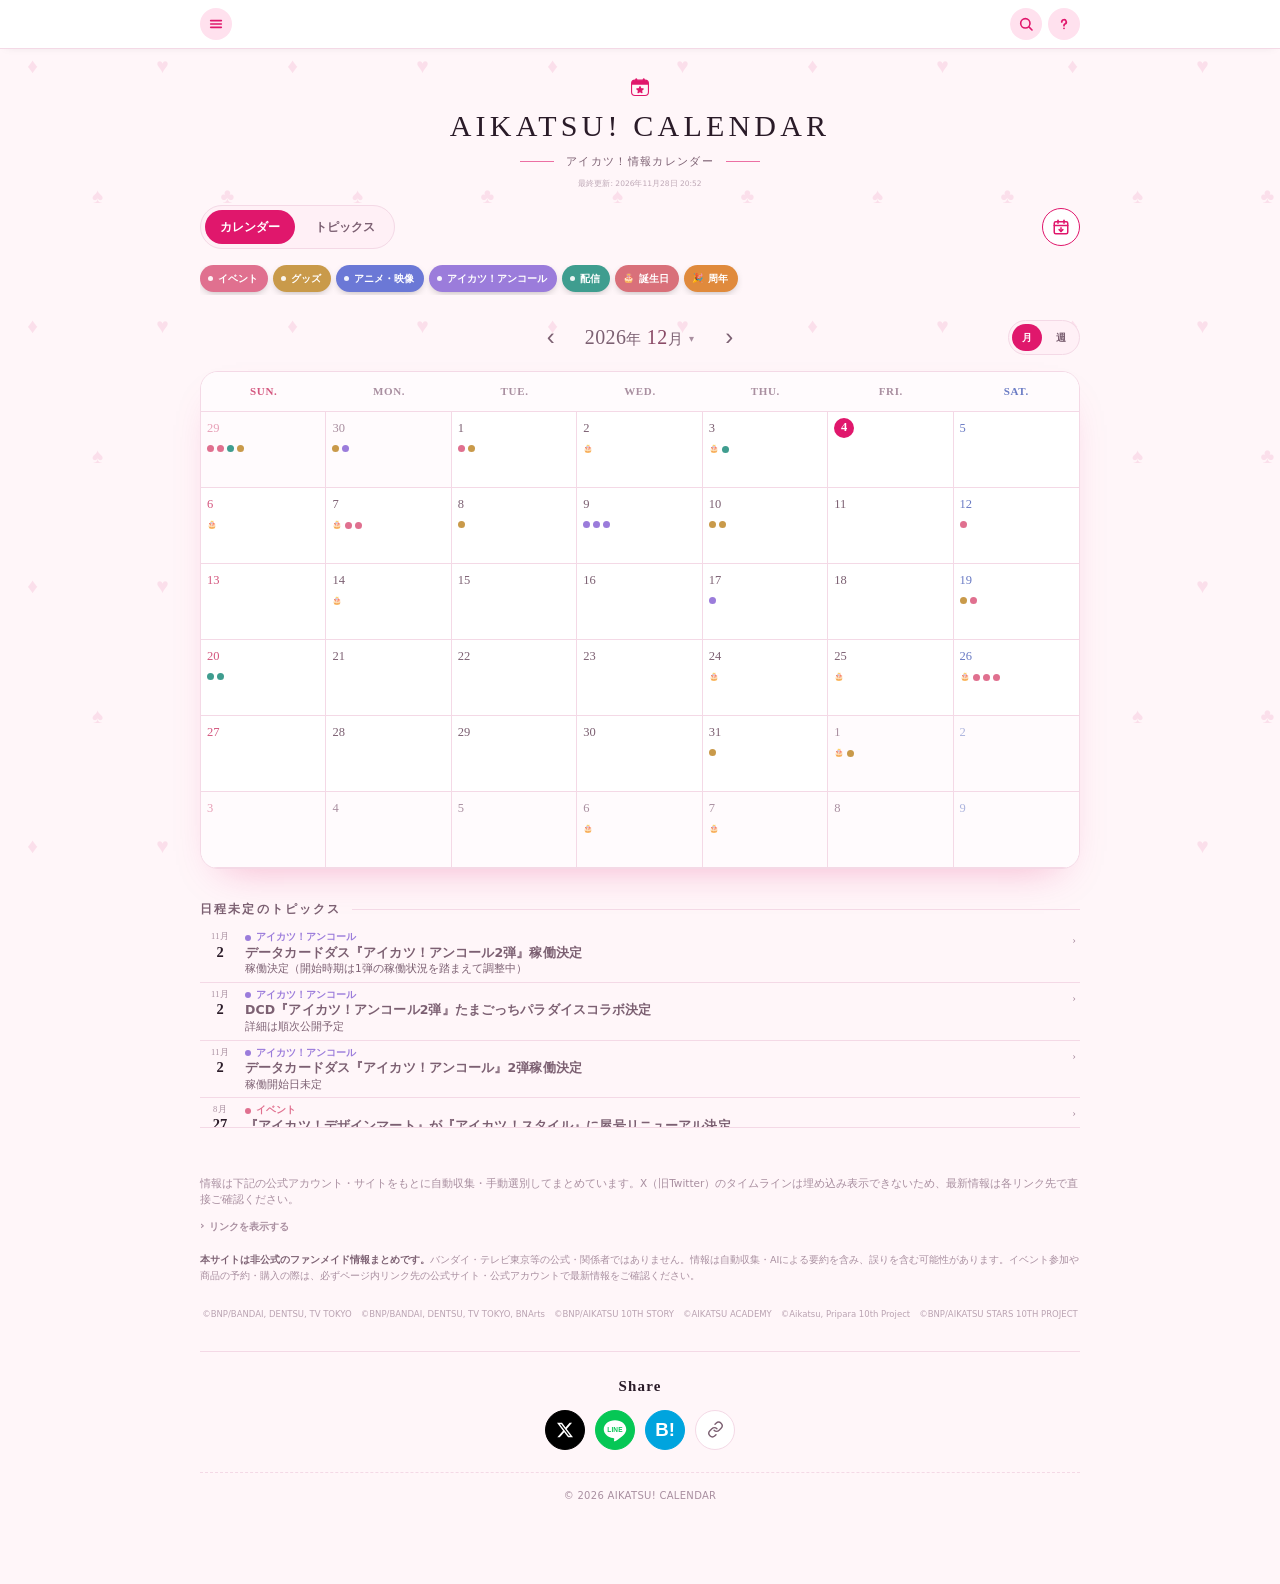
<file: index.html>
<!DOCTYPE html>
<html lang="ja">
<head>
<meta charset="utf-8">
<meta name="viewport" content="width=device-width, initial-scale=1">
<title>アイカツ！情報カレンダー</title>
<meta http-equiv="refresh" content="0; url=aikatsu_calendar.html">
<meta name="google-site-verification" content="MRMGmB3g3w-JWRW9tnmN6b-nq_mIXj5PsfwQLSu88X4" />
<!-- サイトのアイコン（トップのURLを開いたときやブックマーク用。カレンダー本体と同じ） -->
<link rel="icon" href="favicon.ico" sizes="any">
<link rel="icon" href="images/icon/favicon-32.png" type="image/png" sizes="32x32">
<link rel="icon" href="images/icon/icon-192.png" type="image/png" sizes="192x192">
<link rel="icon" href="images/icon/favicon.svg" type="image/svg+xml">
<link rel="apple-touch-icon" sizes="180x180" href="images/icon/apple-touch-icon.png">
<!-- ホーム画面に追加したときのアプリ名（iPhone） -->
<meta name="apple-mobile-web-app-title" content="AikatsuCalendar">
<meta name="application-name" content="AikatsuCalendar">
<link rel="canonical" href="https://aikatsu-info.github.io/aikatsu-calendar/">
<script>location.replace("aikatsu_calendar.html");</script>
</head>
<body>
<p><a href="aikatsu_calendar.html">アイカツ！情報カレンダーへ移動</a></p>
</body>
</html>
</file>
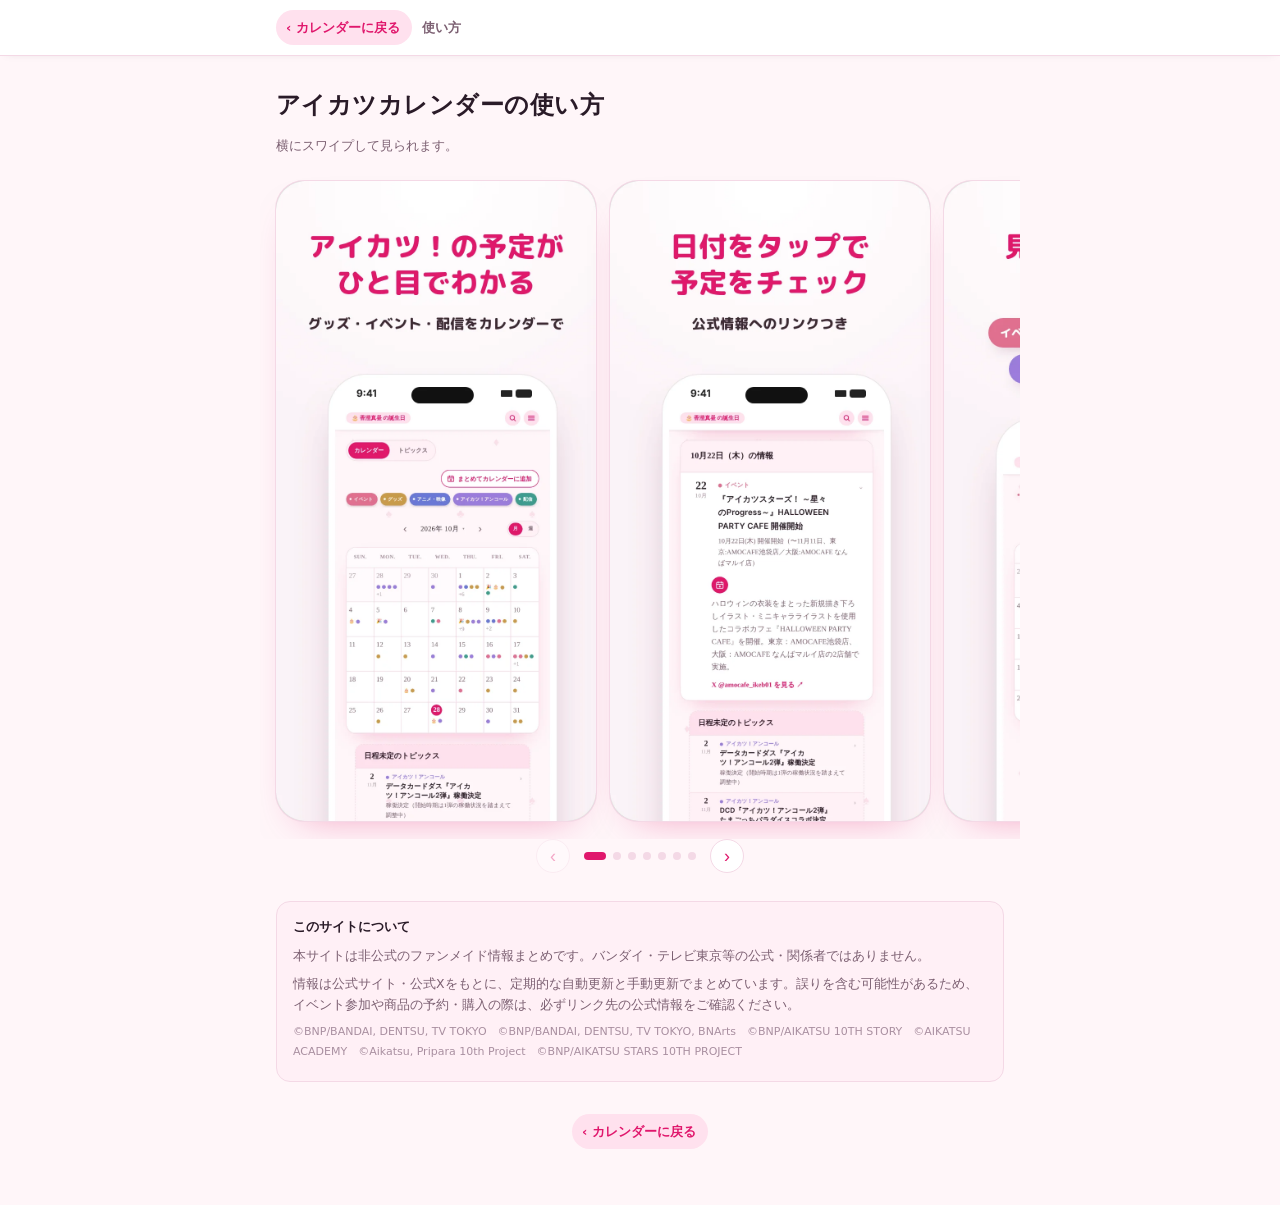
<file: usage-b.html>
<!DOCTYPE html>
<html lang="ja">
<head>
<meta charset="utf-8">
<meta name="viewport" content="width=device-width, initial-scale=1">
<title>アイカツカレンダーの使い方 | アイカツ！情報カレンダー</title>
<meta name="description" content="アイカツ！情報カレンダーの使い方を、画面のイメージで紹介します。">
<!-- 使い方ページのカード型デザイン案（usage.html の別案）。カード画像は tools/usage-capture/cap-cards.js で作る -->
<meta name="robots" content="noindex">
<style>
  :root{
    --bg:#fff6f9; --surface:#ffffff; --surface-muted:#fff0f6;
    --ink:#2a1b28; --ink-soft:#7c6072; --ink-faint:#a98fa0; --line:#f4d9e6;
    --accent:#e0176c; --accent-soft:#ffe1ee;
    --font-gothic:"Hiragino Sans","Yu Gothic UI","YuGothic","Noto Sans JP",system-ui,-apple-system,sans-serif;
  }
  @media (prefers-color-scheme: dark){
    :root{
      --bg:#150e1c; --surface:#20152c; --surface-muted:#2a1c3a;
      --ink:#f7edf4; --ink-soft:#c3aac0; --ink-faint:#8a7290; --line:#3c2a4c;
      --accent:#ff6fac; --accent-soft:#3a1f34;
    }
  }
  *{ box-sizing:border-box; }
  body{ margin:0; background:var(--bg); color:var(--ink); font-family:var(--font-gothic); line-height:1.8; -webkit-text-size-adjust:100%; }
  .topbar{ position:sticky; top:0; z-index:10; background:var(--surface); border-bottom:1px solid var(--line); box-shadow:0 2px 10px -6px rgba(0,0,0,.15); }
  .topbar-inner{ max-width:760px; margin:0 auto; padding:10px 16px; display:flex; align-items:center; gap:10px; }
  .back{
    display:inline-flex; align-items:center; gap:4px; font-size:13px; font-weight:700; text-decoration:none;
    color:var(--accent); background:var(--accent-soft); padding:6px 12px 6px 10px; border-radius:999px;
  }
  .topbar-title{ font-size:13px; font-weight:700; color:var(--ink-soft); }
  .page{ max-width:760px; margin:0 auto; padding:28px 0 56px; }
  h1{ font-size:24px; margin:0 16px 6px; letter-spacing:.02em; }
  .lead{ font-size:13px; color:var(--ink-soft); margin:0 16px 18px; }

  /* 横にスワイプして見るカード */
  .carousel{
    display:flex; gap:14px; overflow-x:auto; scroll-snap-type:x mandatory; -webkit-overflow-scrolling:touch;
    padding:6px 16px 18px; scroll-padding:0 16px; scrollbar-width:none;
  }
  .carousel::-webkit-scrollbar{ display:none; }
  .carousel figure{
    flex:none; margin:0; width:min(78vw, 320px); scroll-snap-align:start;
  }
  .carousel img{
    display:block; width:100%; height:auto; border-radius:28px; background:#fbf3f7;
    box-shadow:0 0 0 1px var(--line), 0 18px 40px -26px rgba(224,23,108,.5);
  }
  .nav{ display:flex; align-items:center; justify-content:center; gap:14px; margin:0 16px 28px; }
  .dots{ display:flex; gap:7px; }
  .dots button{ width:8px; height:8px; padding:0; border:none; border-radius:999px; background:var(--line); cursor:pointer; transition:width .2s, background .2s; }
  .dots button[aria-current="true"]{ width:22px; background:var(--accent); }
  .arrow{
    width:34px; height:34px; border-radius:50%; border:1px solid var(--line); background:var(--surface); color:var(--accent);
    font-size:18px; line-height:1; cursor:pointer; display:inline-flex; align-items:center; justify-content:center;
  }
  .arrow:disabled{ opacity:.35; cursor:default; }

  .about{
    margin:0 16px; background:var(--surface-muted); border:1px solid var(--line); border-radius:14px; padding:14px 16px;
    font-size:12.5px; color:var(--ink-soft); line-height:1.75;
  }
  .about h2{ font-size:13px; margin:0 0 6px; color:var(--ink); }
  .about p{ margin:0 0 6px; }
  .copyright{ font-size:11px; color:var(--ink-faint); margin-top:10px; }
  .foot{ margin-top:32px; text-align:center; }
</style>
</head>
<body>
<div class="topbar">
  <div class="topbar-inner">
    <a class="back" href="aikatsu_calendar.html">‹ カレンダーに戻る</a>
    <span class="topbar-title">使い方</span>
  </div>
</div>

<main class="page">
  <h1>アイカツカレンダーの使い方</h1>
  <p class="lead">横にスワイプして見られます。</p>

  <div class="carousel" id="carousel" aria-label="使い方の画像" tabindex="0">
    <figure><img src="images/usage-b/card-1.webp" width="780" height="1560" alt="アイカツ！の予定がひと目でわかる。グッズ・イベント・配信をカレンダーで確認できます。"></figure>
    <figure><img src="images/usage-b/card-2.webp" width="780" height="1560" alt="日付をタップで予定をチェック。公式情報へのリンクつき。" loading="lazy"></figure>
    <figure><img src="images/usage-b/card-3.webp" width="780" height="1560" alt="見たい情報だけしぼりこみ。イベント・グッズ・アニメ・映像・アイカツ！アンコール・配信のカテゴリで絞り込めます。" loading="lazy"></figure>
    <figure><img src="images/usage-b/card-4.webp" width="780" height="1560" alt="ワンタップで表示を切り替え。カレンダーとトピックスを切り替えられます。" loading="lazy"></figure>
    <figure><img src="images/usage-b/card-5.webp" width="780" height="1560" alt="キャラの誕生日を月ごとにチェック。今日が誕生日のキャラにはケーキの印が付きます。" loading="lazy"></figure>
    <figure><img src="images/usage-b/card-6.webp" width="780" height="1560" alt="自分のカレンダーにすぐ追加。Google・iPhone・Outlookに対応。" loading="lazy"></figure>
    <figure><img src="images/usage-b/card-7.webp" width="780" height="1560" alt="まとめてカレンダーに追加。期間とジャンルを選べて、誕生日は毎年くり返し登録されます。" loading="lazy"></figure>
  </div>
  <div class="nav">
    <button type="button" class="arrow" id="prev" aria-label="前の画像">‹</button>
    <div class="dots" id="dots"></div>
    <button type="button" class="arrow" id="next" aria-label="次の画像">›</button>
  </div>

  <aside class="about" aria-labelledby="aboutTitle">
    <h2 id="aboutTitle">このサイトについて</h2>
    <p>本サイトは非公式のファンメイド情報まとめです。バンダイ・テレビ東京等の公式・関係者ではありません。</p>
    <p>情報は公式サイト・公式Xをもとに、定期的な自動更新と手動更新でまとめています。誤りを含む可能性があるため、イベント参加や商品の予約・購入の際は、必ずリンク先の公式情報をご確認ください。</p>
    <p class="copyright">©BNP/BANDAI, DENTSU, TV TOKYO　©BNP/BANDAI, DENTSU, TV TOKYO, BNArts　©BNP/AIKATSU 10TH STORY　©AIKATSU ACADEMY　©︎Aikatsu, Pripara 10th Project　©BNP/AIKATSU STARS 10TH PROJECT</p>
  </aside>

  <div class="foot"><a class="back" href="aikatsu_calendar.html">‹ カレンダーに戻る</a></div>
</main>

<script>
(function(){
  var track = document.getElementById("carousel");
  var items = Array.prototype.slice.call(track.querySelectorAll("figure"));
  var dots = document.getElementById("dots");
  var prev = document.getElementById("prev"), next = document.getElementById("next");
  var current = 0;
  items.forEach(function(_, i){
    var b = document.createElement("button");
    b.type = "button"; b.setAttribute("aria-label", (i+1)+"枚目");
    b.addEventListener("click", function(){ go(i); });
    dots.appendChild(b);
  });
  function go(i){
    i = Math.max(0, Math.min(items.length-1, i));
    track.scrollTo({ left: items[i].offsetLeft - track.offsetLeft - 16, behavior:"smooth" });
  }
  function update(){
    // いちばん左に近いカードを「今のカード」とみなす
    var x = track.scrollLeft, best = 0, bestD = Infinity;
    items.forEach(function(f, i){ var d = Math.abs(f.offsetLeft - track.offsetLeft - 16 - x); if(d < bestD){ bestD = d; best = i; } });
    current = best;
    Array.prototype.forEach.call(dots.children, function(b, i){ b.setAttribute("aria-current", i === current ? "true" : "false"); });
    prev.disabled = current === 0; next.disabled = current === items.length-1;
  }
  prev.addEventListener("click", function(){ go(current-1); });
  next.addEventListener("click", function(){ go(current+1); });
  track.addEventListener("scroll", function(){ window.requestAnimationFrame(update); }, { passive:true });
  update();
})();
</script>
</body>
</html>
</file>
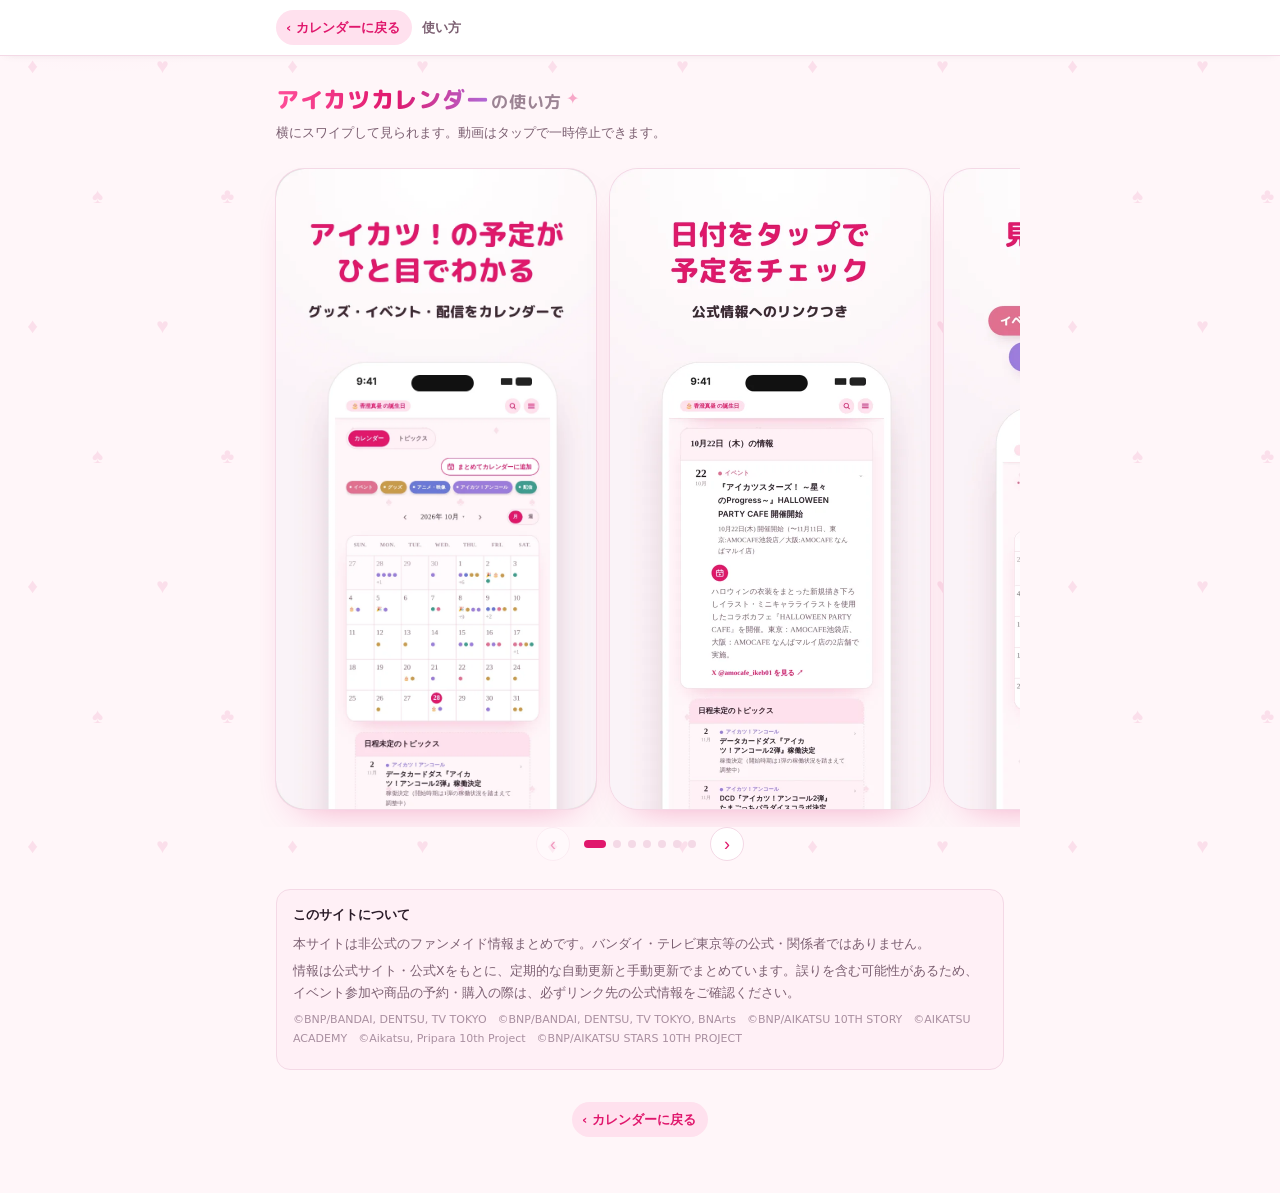
<file: usage-c.html>
<!DOCTYPE html>
<html lang="ja">
<head>
<meta charset="utf-8">
<meta name="viewport" content="width=device-width, initial-scale=1">
<title>アイカツカレンダーの使い方 | アイカツ！情報カレンダー</title>
<meta name="description" content="アイカツ！情報カレンダーの使い方を、画面のイメージで紹介します。">
<!-- 使い方ページのカード型デザイン案・動画版（usage-b.html の2枚目以降を操作動画にしたもの）。動画は tools/usage-capture/cap-cards-anim.js で作る -->
<meta name="robots" content="noindex">
<link rel="preconnect" href="https://fonts.googleapis.com">
<link rel="preconnect" href="https://fonts.gstatic.com" crossorigin>
<link rel="stylesheet" href="https://fonts.googleapis.com/css2?family=M+PLUS+Rounded+1c:wght@800&amp;text=%E3%82%A2%E3%82%A4%E3%82%AB%E3%83%84%E3%83%AC%E3%83%B3%E3%83%80%E3%83%BC%E3%81%AE%E4%BD%BF%E3%81%84%E6%96%B9&amp;display=swap">
<style>
  :root{
    --bg:#fff6f9; --surface:#ffffff; --surface-muted:#fff0f6;
    --ink:#2a1b28; --ink-soft:#7c6072; --ink-faint:#a98fa0; --line:#f4d9e6;
    --accent:#e0176c; --accent-soft:#ffe1ee; --title-sub:#9c8494;
    --suit-bg: url("data:image/svg+xml,%3Csvg%20xmlns%3D%27http%3A%2F%2Fwww.w3.org%2F2000%2Fsvg%27%20width%3D%27260%27%20height%3D%27260%27%20viewBox%3D%270%200%20260%20260%27%3E%3Cg%20fill%3D%27%23e0176c%27%20fill-opacity%3D%270.10%27%20font-family%3D%27Arial%2CHelvetica%2Csans-serif%27%20font-size%3D%2721%27%3E%3Ctext%20x%3D%2732.5%27%20y%3D%2765%27%20text-anchor%3D%27middle%27%20dominant-baseline%3D%27central%27%3E%E2%99%A6%3C%2Ftext%3E%3Ctext%20x%3D%27162.5%27%20y%3D%2765%27%20text-anchor%3D%27middle%27%20dominant-baseline%3D%27central%27%3E%E2%99%A5%3C%2Ftext%3E%3Ctext%20x%3D%2797.5%27%20y%3D%27195%27%20text-anchor%3D%27middle%27%20dominant-baseline%3D%27central%27%3E%E2%99%A0%3C%2Ftext%3E%3Ctext%20x%3D%27227.5%27%20y%3D%27195%27%20text-anchor%3D%27middle%27%20dominant-baseline%3D%27central%27%3E%E2%99%A3%3C%2Ftext%3E%3C%2Fg%3E%3C%2Fsvg%3E");
    --font-gothic:"Hiragino Sans","Yu Gothic UI","YuGothic","Noto Sans JP",system-ui,-apple-system,sans-serif;
  }
  @media (prefers-color-scheme: dark){
    :root{
      --bg:#150e1c; --surface:#20152c; --surface-muted:#2a1c3a;
      --ink:#f7edf4; --ink-soft:#c3aac0; --ink-faint:#8a7290; --line:#3c2a4c;
      --accent:#ff6fac; --accent-soft:#3a1f34; --title-sub:#b9a3b5;
      --suit-bg: url("data:image/svg+xml,%3Csvg%20xmlns%3D%27http%3A%2F%2Fwww.w3.org%2F2000%2Fsvg%27%20width%3D%27260%27%20height%3D%27260%27%20viewBox%3D%270%200%20260%20260%27%3E%3Cg%20fill%3D%27%23ff6fac%27%20fill-opacity%3D%270.09%27%20font-family%3D%27Arial%2CHelvetica%2Csans-serif%27%20font-size%3D%2721%27%3E%3Ctext%20x%3D%2732.5%27%20y%3D%2765%27%20text-anchor%3D%27middle%27%20dominant-baseline%3D%27central%27%3E%E2%99%A6%3C%2Ftext%3E%3Ctext%20x%3D%27162.5%27%20y%3D%2765%27%20text-anchor%3D%27middle%27%20dominant-baseline%3D%27central%27%3E%E2%99%A5%3C%2Ftext%3E%3Ctext%20x%3D%2797.5%27%20y%3D%27195%27%20text-anchor%3D%27middle%27%20dominant-baseline%3D%27central%27%3E%E2%99%A0%3C%2Ftext%3E%3Ctext%20x%3D%27227.5%27%20y%3D%27195%27%20text-anchor%3D%27middle%27%20dominant-baseline%3D%27central%27%3E%E2%99%A3%3C%2Ftext%3E%3C%2Fg%3E%3C%2Fsvg%3E");
    }
  }
  *{ box-sizing:border-box; }
  body{
    margin:0; color:var(--ink);
    background:var(--suit-bg), radial-gradient(60ch 40ch at 8% -10%, var(--accent-soft), transparent 60%), var(--bg);
    background-repeat:repeat, no-repeat, no-repeat; background-size:260px 260px, auto, auto; background-attachment:fixed, scroll, scroll;
    font-family:var(--font-gothic); line-height:1.8; -webkit-text-size-adjust:100%; }
  .topbar{ position:sticky; top:0; z-index:10; background:var(--surface); border-bottom:1px solid var(--line); box-shadow:0 2px 10px -6px rgba(0,0,0,.15); }
  .topbar-inner{ max-width:760px; margin:0 auto; padding:10px 16px; display:flex; align-items:center; gap:10px; }
  .back{
    display:inline-flex; align-items:center; gap:4px; font-size:13px; font-weight:700; text-decoration:none;
    color:var(--accent); background:var(--accent-soft); padding:6px 12px 6px 10px; border-radius:999px;
  }
  .topbar-title{ font-size:13px; font-weight:700; color:var(--ink-soft); }
  .page{ max-width:760px; margin:0 auto; padding:28px 0 56px; }
  h1{
    margin:0 16px 6px; font-family:"M PLUS Rounded 1c", var(--font-gothic); font-weight:800; font-size:23px; line-height:1.35; letter-spacing:.03em;
    color:var(--title-sub);
  }
  /* 「の使い方」は小さく薄くして「アイカツカレンダー」を引き立てる */
  h1 .sub{ font-size:.72em; font-weight:700; margin-left:2px; }
  h1 .brand{ background:linear-gradient(90deg, #ff4f9a, var(--accent) 55%, #b06ad8); -webkit-background-clip:text; background-clip:text; color:transparent; }
  h1 .spark{ -webkit-text-fill-color:#f7a8c8; color:#f7a8c8; font-size:.7em; vertical-align:.25em; margin-left:4px; }
  .lead{ font-size:13px; color:var(--ink-soft); margin:0 16px 18px; }

  /* 横にスワイプして見るカード */
  .carousel{
    display:flex; gap:14px; overflow-x:auto; scroll-snap-type:x mandatory; -webkit-overflow-scrolling:touch;
    padding:6px 16px 18px; scroll-padding:0 16px; scrollbar-width:none;
  }
  .carousel::-webkit-scrollbar{ display:none; }
  .carousel figure{
    flex:none; margin:0; width:min(78vw, 320px); scroll-snap-align:start;
  }
  .carousel img, .carousel video{
    display:block; width:100%; height:auto; border-radius:28px; background:#fbf3f7;
    box-shadow:0 0 0 1px var(--line), 0 18px 40px -26px rgba(224,23,108,.5);
  }
  .nav{ display:flex; align-items:center; justify-content:center; gap:14px; margin:0 16px 28px; }
  .dots{ display:flex; gap:7px; }
  .dots button{ width:8px; height:8px; padding:0; border:none; border-radius:999px; background:var(--line); cursor:pointer; transition:width .2s, background .2s; }
  .dots button[aria-current="true"]{ width:22px; background:var(--accent); }
  .arrow{
    width:34px; height:34px; border-radius:50%; border:1px solid var(--line); background:var(--surface); color:var(--accent);
    font-size:18px; line-height:1; cursor:pointer; display:inline-flex; align-items:center; justify-content:center;
  }
  .arrow:disabled{ opacity:.35; cursor:default; }

  .about{
    margin:0 16px; background:var(--surface-muted); border:1px solid var(--line); border-radius:14px; padding:14px 16px;
    font-size:12.5px; color:var(--ink-soft); line-height:1.75;
  }
  .about h2{ font-size:13px; margin:0 0 6px; color:var(--ink); }
  .about p{ margin:0 0 6px; }
  .copyright{ font-size:11px; color:var(--ink-faint); margin-top:10px; }
  .foot{ margin-top:32px; text-align:center; }
</style>
</head>
<body>
<div class="topbar">
  <div class="topbar-inner">
    <a class="back" href="aikatsu_calendar.html">‹ カレンダーに戻る</a>
    <span class="topbar-title">使い方</span>
  </div>
</div>

<main class="page">
  <h1><span class="brand">アイカツカレンダー</span><span class="sub">の使い方</span><span class="spark" aria-hidden="true">✦</span></h1>
  <p class="lead">横にスワイプして見られます。動画はタップで一時停止できます。</p>

  <div class="carousel" id="carousel" aria-label="使い方の画像" tabindex="0">
    <figure><img src="images/usage-b/card-1.webp" width="780" height="1560" alt="アイカツ！の予定がひと目でわかる。グッズ・イベント・配信をカレンダーで確認できます。"></figure>
    <figure><video src="images/usage-c/card-2.mp4" poster="images/usage-c/card-2-poster.webp" width="640" height="1280" muted loop playsinline preload="metadata" aria-label="日付をタップで予定をチェック。公式情報へのリンクつき。"></video></figure>
    <figure><video src="images/usage-c/card-3.mp4" poster="images/usage-c/card-3-poster.webp" width="640" height="1280" muted loop playsinline preload="metadata" aria-label="見たい情報だけしぼりこみ。イベント・グッズ・アニメ・映像・アイカツ！アンコール・配信のカテゴリで絞り込めます。"></video></figure>
    <figure><video src="images/usage-c/card-4.mp4" poster="images/usage-c/card-4-poster.webp" width="640" height="1280" muted loop playsinline preload="metadata" aria-label="ワンタップで表示を切り替え。カレンダーとトピックスを切り替えられます。"></video></figure>
    <figure><video src="images/usage-c/card-5.mp4" poster="images/usage-c/card-5-poster.webp" width="640" height="1280" muted loop playsinline preload="metadata" aria-label="キャラの誕生日を月ごとにチェック。今日が誕生日のキャラにはケーキの印が付きます。"></video></figure>
    <figure><video src="images/usage-c/card-6.mp4" poster="images/usage-c/card-6-poster.webp" width="640" height="1280" muted loop playsinline preload="metadata" aria-label="自分のカレンダーにすぐ追加。Google・iPhone・Outlookに対応。"></video></figure>
    <figure><video src="images/usage-c/card-7.mp4" poster="images/usage-c/card-7-poster.webp" width="640" height="1280" muted loop playsinline preload="metadata" aria-label="まとめてカレンダーに追加。期間とジャンルを選べて、誕生日は毎年くり返し登録されます。"></video></figure>
  </div>
  <div class="nav">
    <button type="button" class="arrow" id="prev" aria-label="前の画像">‹</button>
    <div class="dots" id="dots"></div>
    <button type="button" class="arrow" id="next" aria-label="次の画像">›</button>
  </div>

  <aside class="about" aria-labelledby="aboutTitle">
    <h2 id="aboutTitle">このサイトについて</h2>
    <p>本サイトは非公式のファンメイド情報まとめです。バンダイ・テレビ東京等の公式・関係者ではありません。</p>
    <p>情報は公式サイト・公式Xをもとに、定期的な自動更新と手動更新でまとめています。誤りを含む可能性があるため、イベント参加や商品の予約・購入の際は、必ずリンク先の公式情報をご確認ください。</p>
    <p class="copyright">©BNP/BANDAI, DENTSU, TV TOKYO　©BNP/BANDAI, DENTSU, TV TOKYO, BNArts　©BNP/AIKATSU 10TH STORY　©AIKATSU ACADEMY　©︎Aikatsu, Pripara 10th Project　©BNP/AIKATSU STARS 10TH PROJECT</p>
  </aside>

  <div class="foot"><a class="back" href="aikatsu_calendar.html">‹ カレンダーに戻る</a></div>
</main>

<script>
(function(){
  var track = document.getElementById("carousel");
  var items = Array.prototype.slice.call(track.querySelectorAll("figure"));
  var dots = document.getElementById("dots");
  var prev = document.getElementById("prev"), next = document.getElementById("next");
  var current = 0;
  items.forEach(function(_, i){
    var b = document.createElement("button");
    b.type = "button"; b.setAttribute("aria-label", (i+1)+"枚目");
    b.addEventListener("click", function(){ go(i); });
    dots.appendChild(b);
  });
  function go(i){
    i = Math.max(0, Math.min(items.length-1, i));
    track.scrollTo({ left: items[i].offsetLeft - track.offsetLeft - 16, behavior:"smooth" });
  }
  function update(){
    // いちばん左に近いカードを「今のカード」とみなす
    var x = track.scrollLeft, best = 0, bestD = Infinity;
    items.forEach(function(f, i){ var d = Math.abs(f.offsetLeft - track.offsetLeft - 16 - x); if(d < bestD){ bestD = d; best = i; } });
    current = best;
    Array.prototype.forEach.call(dots.children, function(b, i){ b.setAttribute("aria-current", i === current ? "true" : "false"); });
    prev.disabled = current === 0; next.disabled = current === items.length-1;
  }
  // 動画は画面に入ったら最初から再生し、外れたら止める。動きを減らす設定の人には自動再生しない
  var reduce = window.matchMedia && window.matchMedia("(prefers-reduced-motion: reduce)").matches;
  var videos = Array.prototype.slice.call(track.querySelectorAll("video"));
  videos.forEach(function(v){
    if(reduce){ v.controls = true; return; }
    v.addEventListener("click", function(){ if(v.paused) v.play(); else v.pause(); });
  });
  if(!reduce && "IntersectionObserver" in window){
    var io = new IntersectionObserver(function(entries){
      entries.forEach(function(e){
        var v = e.target;
        if(e.isIntersecting){ v.currentTime = 0; var pr = v.play(); if(pr && pr.catch) pr.catch(function(){}); }
        else v.pause();
      });
    }, { root: track, threshold: 0.6 });
    videos.forEach(function(v){ io.observe(v); });
  }
  prev.addEventListener("click", function(){ go(current-1); });
  next.addEventListener("click", function(){ go(current+1); });
  track.addEventListener("scroll", function(){ window.requestAnimationFrame(update); }, { passive:true });
  update();
})();
</script>
</body>
</html>
</file>
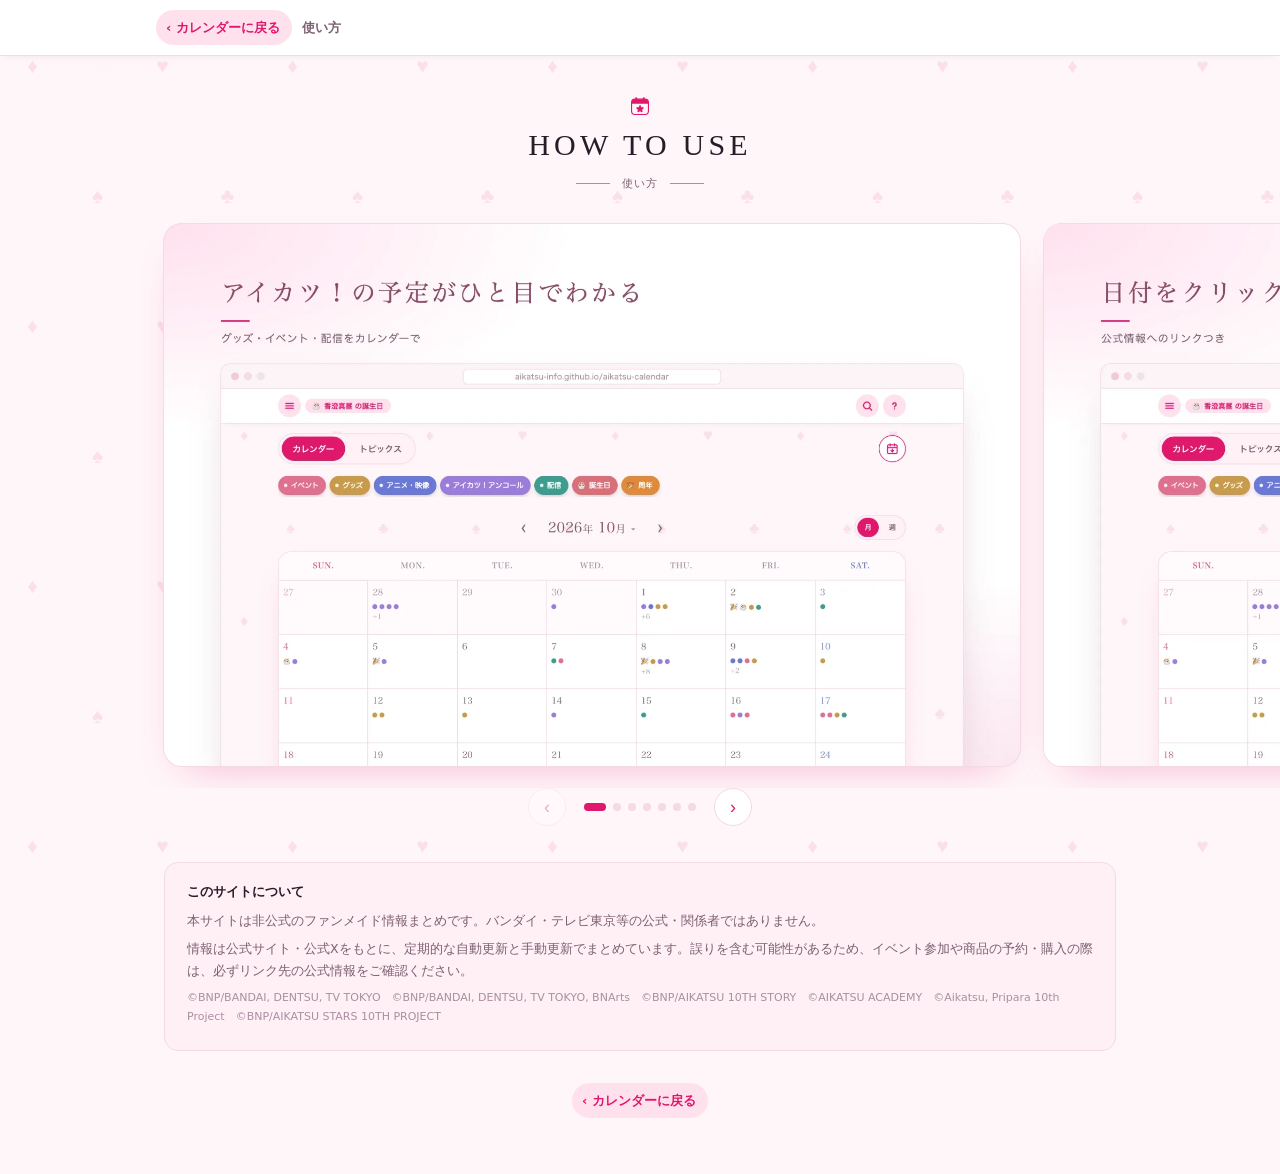
<file: usage.html>
<!DOCTYPE html>
<html lang="ja">
<head>
<meta charset="utf-8">
<meta name="color-scheme" content="light">
<meta name="viewport" content="width=device-width, initial-scale=1">
<!-- サイトのアイコン（タブ・ブックマーク・ホーム画面）。images/icon/favicon.svg が元の絵で、PNG はそこから書き出したもの -->
<link rel="icon" href="favicon.ico" sizes="any">
<link rel="icon" href="images/icon/favicon-32.png" type="image/png" sizes="32x32">
<link rel="icon" href="images/icon/icon-192.png" type="image/png" sizes="192x192">
<link rel="icon" href="images/icon/favicon.svg" type="image/svg+xml">
<link rel="apple-touch-icon" sizes="180x180" href="images/icon/apple-touch-icon.png">
<!-- ホーム画面に追加したときのアプリ名（iPhone） -->
<meta name="apple-mobile-web-app-title" content="AikatsuCalendar">
<meta name="application-name" content="AikatsuCalendar">
<title>アイカツカレンダーの使い方 | アイカツ！情報カレンダー</title>
<meta name="description" content="アイカツ！情報カレンダーの使い方を、画面のイメージで紹介します。">
<!-- 使い方ページ。1枚目の画像は tools/usage-capture/cap-cards.js、2枚目以降の動画は cap-cards-anim.js で作る（手順は tools/usage-capture/cap-common.js の先頭） -->
<script>
  // カレンダーの「使い方」シートの中に表示するとき（?embed=1）は、上のバーや「カレンダーに戻る」を隠す
  if(/[?&]embed=1/.test(location.search)) document.documentElement.classList.add("embed");
</script>
<style>
  :root{
    --bg:#fff6f9; --surface:#ffffff; --surface-muted:#fff0f6;
    --ink:#2a1b28; --ink-soft:#7c6072; --ink-faint:#a98fa0; --line:#f4d9e6;
    --accent:#e0176c; --accent-soft:#ffe1ee; --title-sub:#9c8494;
    /* カレンダー（aikatsu_calendar.html）と同じ名前・値の決まりの色 */
    --grad-pink:#ff4f9a; --grad-violet:#b06ad8; --sparkle:#f7a8c8; --shadow-bar:0 2px 10px -6px rgba(0,0,0,.15);
    --suit-bg: url("data:image/svg+xml,%3Csvg%20xmlns%3D%27http%3A%2F%2Fwww.w3.org%2F2000%2Fsvg%27%20width%3D%27260%27%20height%3D%27260%27%20viewBox%3D%270%200%20260%20260%27%3E%3Cg%20fill%3D%27%23e0176c%27%20fill-opacity%3D%270.10%27%20font-family%3D%27Arial%2CHelvetica%2Csans-serif%27%20font-size%3D%2721%27%3E%3Ctext%20x%3D%2732.5%27%20y%3D%2765%27%20text-anchor%3D%27middle%27%20dominant-baseline%3D%27central%27%3E%E2%99%A6%3C%2Ftext%3E%3Ctext%20x%3D%27162.5%27%20y%3D%2765%27%20text-anchor%3D%27middle%27%20dominant-baseline%3D%27central%27%3E%E2%99%A5%3C%2Ftext%3E%3Ctext%20x%3D%2797.5%27%20y%3D%27195%27%20text-anchor%3D%27middle%27%20dominant-baseline%3D%27central%27%3E%E2%99%A0%3C%2Ftext%3E%3Ctext%20x%3D%27227.5%27%20y%3D%27195%27%20text-anchor%3D%27middle%27%20dominant-baseline%3D%27central%27%3E%E2%99%A3%3C%2Ftext%3E%3C%2Fg%3E%3C%2Fsvg%3E");
    --font-mincho:"Hiragino Mincho ProN","YuMincho","Yu Mincho","Noto Serif JP",serif;
    --font-gothic:"Hiragino Sans","Yu Gothic UI","YuGothic","Noto Sans JP",system-ui,-apple-system,sans-serif;
  }
  *{ box-sizing:border-box; }
  body{
    margin:0; color:var(--ink);
    background:var(--suit-bg), radial-gradient(60ch 40ch at 8% -10%, var(--accent-soft), transparent 60%), var(--bg);
    background-repeat:repeat, no-repeat, no-repeat; background-size:260px 260px, auto, auto; background-attachment:fixed, scroll, scroll;
    font-family:var(--font-gothic); line-height:1.8; -webkit-text-size-adjust:100%; }
  .topbar{ position:sticky; top:0; z-index:10; background:var(--surface); border-bottom:1px solid var(--line); box-shadow:var(--shadow-bar); }
  .topbar-inner{ max-width:760px; margin:0 auto; padding:10px 16px; display:flex; align-items:center; gap:10px; }
  .back{
    display:inline-flex; align-items:center; gap:4px; font-size:13px; font-weight:700; text-decoration:none;
    color:var(--accent); background:var(--accent-soft); padding:6px 12px 6px 10px; border-radius:999px;
  }
  .topbar-title{ font-size:13px; font-weight:700; color:var(--ink-soft); }
  .page{ max-width:760px; margin:0 auto; padding:28px 0 56px; }
  /* 見出しはカレンダーのタイトルと同じ組み方：上に小さなアイコン、英字、左右に線を添えた日本語。中央ぞろえ */
  .title{ text-align:center; margin:0 16px 22px; }
  .title .mark{ display:block; width:20px; height:20px; margin:0 auto 10px; }
  h1{ margin:0; font-family:var(--font-mincho); font-weight:500; font-size:clamp(22px,6.4vw,30px); line-height:1.25; letter-spacing:.14em; color:var(--ink); white-space:nowrap; }
  .title .ja{
    display:flex; align-items:center; justify-content:center; gap:12px; margin-top:10px;
    font-family:var(--font-gothic); font-size:11px; letter-spacing:.12em; color:var(--ink-soft);
  }
  .title .ja::before, .title .ja::after{ content:""; width:34px; height:1px; background:var(--accent); opacity:.6; }

  /* 横にスワイプして見るカード */
  .carousel{
    display:flex; gap:14px; overflow-x:auto; scroll-snap-type:x mandatory; -webkit-overflow-scrolling:touch;
    padding:6px 16px 18px; scroll-padding:0 16px; scrollbar-width:none;
  }
  .carousel::-webkit-scrollbar{ display:none; }
  .carousel figure{
    flex:none; margin:0; width:min(78vw, 320px); scroll-snap-align:start;
  }
  .carousel img, .carousel video{
    display:block; width:100%; height:auto; border-radius:var(--r-lg, 18px); background:var(--surface);
    box-shadow:0 0 0 1px var(--line), 0 18px 40px -22px rgba(224,23,108,.35);
  }
  .nav{ display:flex; align-items:center; justify-content:center; gap:14px; margin:0 16px 28px; }
  .dots{ display:flex; gap:7px; }
  .dots button{ width:8px; height:8px; padding:0; border:none; border-radius:999px; background:var(--line); cursor:pointer; transition:width .2s, background .2s; }
  .dots button[aria-current="true"]{ width:22px; background:var(--accent); }
  .arrow{
    width:34px; height:34px; border-radius:50%; border:1px solid var(--line); background:var(--surface); color:var(--accent);
    font-size:18px; line-height:1; cursor:pointer; display:inline-flex; align-items:center; justify-content:center;
  }
  .arrow:disabled{ opacity:.35; cursor:default; }

  .about{
    margin:0 16px; background:var(--surface-muted); border:1px solid var(--line); border-radius:14px; padding:14px 16px;
    font-size:12.5px; color:var(--ink-soft); line-height:1.75;
  }
  .about h2{ font-size:13px; margin:0 0 6px; color:var(--ink); }
  .about p{ margin:0 0 6px; }
  .copyright{ font-size:11px; color:var(--ink-faint); margin-top:10px; }
  .foot{ margin-top:32px; text-align:center; }
  .embed .topbar, .embed .foot{ display:none; }
  /* シートの中では、いちばん上で下に引いたときにカレンダー側の「再読み込み」へ伝わらないようにする */
  html.embed, html.embed body{ overscroll-behavior-y:none; }
  .embed .page{ padding-top:36px; }

  /* PC用の表示（マウスで操作する画面で、横幅が広いとき）。構成はスマホと同じで、カードだけ横長の PC 用に差し替える
     PC用カードは tools/usage-capture/cards-pc.html から CARD_SET=pc で作る */
  .pc-only{ display:none; }
  @media (hover:hover) and (pointer:fine) and (min-width:720px){
    .sp-only{ display:none; }
    .pc-only{ display:block; }
    .nav.pc-only{ display:flex; }
    .topbar-inner, .page{ max-width:1000px; }
    .page{ padding-top:40px; }
    .title, .about{ margin-left:24px; margin-right:24px; }
    /* スマホと同じく、次のカードが右に少しだけ見える幅にし、カードの列は画面の右端まで伸ばす（途中で切れて見えないように） */
    body{ overflow-x:clip; }
    .carousel.pc-only{ display:flex; gap:24px; padding:8px 24px 22px; scroll-padding:0 24px; margin-right:min(0px, calc(500px - 50vw)); }
    .carousel.pc-only figure{ width:calc(min(100vw, 1000px) - 144px); }
    .carousel.pc-only img, .carousel.pc-only video{ border-radius:var(--r-lg, 18px); }
    .nav{ gap:18px; margin-bottom:36px; }
    .arrow{ width:38px; height:38px; }
    .arrow:not(:disabled):hover{ background:var(--accent-soft); }
    .about{ padding:18px 22px; }
    .embed .page{ padding-top:40px; }
    /* カレンダーの中で開いたとき（PC）は、後ろをぼかしたカレンダーの上に直接載せるので、ページの地は透明にする */
    html.embed, html.embed body{ background:transparent; }
  }
</style>
</head>
<body>
<div class="topbar">
  <div class="topbar-inner">
    <a class="back" href="aikatsu_calendar.html">‹ カレンダーに戻る</a>
    <span class="topbar-title">使い方</span>
  </div>
</div>

<main class="page">
  <div class="title">
    <!-- タイトルの上の小さなアイコン（images/icon/favicon.svg と同じ絵） -->
    <svg class="mark" viewBox="0 0 64 64" width="20" height="20" aria-hidden="true"><rect x="5" y="10" width="54" height="49" rx="11" fill="none" stroke="#e0176c" stroke-width="3.5"/><path d="M5 21a11 11 0 0 1 11-11h32a11 11 0 0 1 11 11v4H5z" fill="#e0176c"/><rect x="17" y="4" width="6" height="12" rx="3" fill="#e0176c"/><rect x="41" y="4" width="6" height="12" rx="3" fill="#e0176c"/><polygon points="32.00,31.00 34.70,37.88 42.08,38.32 36.37,43.02 38.23,50.18 32.00,46.20 25.77,50.18 27.63,43.02 21.92,38.32 29.30,37.88" fill="#e0176c" stroke="#e0176c" stroke-width="4" stroke-linejoin="round"/></svg>
    <h1>HOW TO USE</h1>
    <p class="ja">使い方</p>
  </div>

  <div class="carousel sp-only" id="carousel" aria-label="使い方の画像" tabindex="0">
    <figure><img src="images/usage/card-1.webp" width="780" height="1560" alt="アイカツ！の予定がひと目でわかる。グッズ・イベント・配信をカレンダーで確認できます。"></figure>
    <figure><video src="images/usage/card-2.mp4" poster="images/usage/card-2-poster.webp" width="640" height="1280" muted loop playsinline preload="metadata" aria-label="日付をタップで予定をチェック。公式情報へのリンクつき。"></video></figure>
    <figure><video src="images/usage/card-3.mp4" poster="images/usage/card-3-poster.webp" width="640" height="1280" muted loop playsinline preload="metadata" aria-label="見たい情報だけしぼりこみ。イベント・グッズ・アニメ・映像・アイカツ！アンコール・配信のカテゴリで絞り込めます。"></video></figure>
    <figure><video src="images/usage/card-4.mp4" poster="images/usage/card-4-poster.webp" width="640" height="1280" muted loop playsinline preload="metadata" aria-label="ワンタップで表示を切り替え。カレンダーとトピックスを切り替えられます。"></video></figure>
    <figure><video src="images/usage/card-5.mp4" poster="images/usage/card-5-poster.webp" width="640" height="1280" muted loop playsinline preload="metadata" aria-label="キャラの誕生日を月ごとにチェック。今日が誕生日のキャラにはケーキの印が付きます。"></video></figure>
    <figure><video src="images/usage/card-6.mp4" poster="images/usage/card-6-poster.webp" width="640" height="1280" muted loop playsinline preload="metadata" aria-label="自分のカレンダーにすぐ追加。Google・iPhone・Outlookに対応。"></video></figure>
    <figure><video src="images/usage/card-7.mp4" poster="images/usage/card-7-poster.webp" width="640" height="1280" muted loop playsinline preload="metadata" aria-label="まとめてカレンダーに追加。期間とジャンルを選べて、誕生日は毎年くり返し登録されます。"></video></figure>
  </div>
  <div class="nav sp-only">
    <button type="button" class="arrow" id="prev" aria-label="前の画像">‹</button>
    <div class="dots" id="dots"></div>
    <button type="button" class="arrow" id="next" aria-label="次の画像">›</button>
  </div>

  <!-- PC用（カードは横長。tools/usage-capture/cards-pc.html から作る） -->
  <div class="carousel pc-only" id="carouselPC" aria-label="使い方の画像（PC）" tabindex="0">
    <figure><img src="images/usage/card-pc-1.webp" width="1600" height="1014" loading="lazy" alt="アイカツ！の予定がひと目でわかる。グッズ・イベント・配信をカレンダーで確認できます。"></figure>
    <figure><video src="images/usage/card-pc-2.mp4" poster="images/usage/card-pc-2-poster.webp" width="1600" height="1014" muted loop playsinline preload="none" aria-label="日付をクリックで予定をチェック。公式情報へのリンクつき。"></video></figure>
    <figure><video src="images/usage/card-pc-3.mp4" poster="images/usage/card-pc-3-poster.webp" width="1600" height="1014" muted loop playsinline preload="none" aria-label="見たい情報だけしぼりこみ。イベント・グッズ・アニメ・映像・アイカツ！アンコール・配信のカテゴリで絞り込めます。"></video></figure>
    <figure><video src="images/usage/card-pc-4.mp4" poster="images/usage/card-pc-4-poster.webp" width="1600" height="1014" muted loop playsinline preload="none" aria-label="ワンクリックで表示を切り替え。カレンダーとトピックスを切り替えられます。"></video></figure>
    <figure><video src="images/usage/card-pc-5.mp4" poster="images/usage/card-pc-5-poster.webp" width="1600" height="1014" muted loop playsinline preload="none" aria-label="キャラの誕生日を月ごとにチェック。今日が誕生日のキャラにはケーキの印が付きます。"></video></figure>
    <figure><video src="images/usage/card-pc-6.mp4" poster="images/usage/card-pc-6-poster.webp" width="1600" height="1014" muted loop playsinline preload="none" aria-label="自分のカレンダーにすぐ追加。Google・iPhone・Outlookに対応。"></video></figure>
    <figure><video src="images/usage/card-pc-7.mp4" poster="images/usage/card-pc-7-poster.webp" width="1600" height="1014" muted loop playsinline preload="none" aria-label="まとめてカレンダーに追加。期間とジャンルを選べて、誕生日は毎年くり返し登録されます。"></video></figure>
  </div>
  <div class="nav pc-only">
    <button type="button" class="arrow" id="prevPC" aria-label="前の画像">‹</button>
    <div class="dots" id="dotsPC"></div>
    <button type="button" class="arrow" id="nextPC" aria-label="次の画像">›</button>
  </div>

  <aside class="about" aria-labelledby="aboutTitle">
    <h2 id="aboutTitle">このサイトについて</h2>
    <p>本サイトは非公式のファンメイド情報まとめです。バンダイ・テレビ東京等の公式・関係者ではありません。</p>
    <p>情報は公式サイト・公式Xをもとに、定期的な自動更新と手動更新でまとめています。誤りを含む可能性があるため、イベント参加や商品の予約・購入の際は、必ずリンク先の公式情報をご確認ください。</p>
    <p class="copyright">©BNP/BANDAI, DENTSU, TV TOKYO　©BNP/BANDAI, DENTSU, TV TOKYO, BNArts　©BNP/AIKATSU 10TH STORY　©AIKATSU ACADEMY　©︎Aikatsu, Pripara 10th Project　©BNP/AIKATSU STARS 10TH PROJECT</p>
  </aside>

  <div class="foot"><a class="back" href="aikatsu_calendar.html">‹ カレンダーに戻る</a></div>
</main>

<script>
// スマホ用（#carousel）と PC 用（#carouselPC）の両方に同じ動きを付ける。表示されていない方は何もしない
function setupCarousel(trackId, dotsId, prevId, nextId){
  var track = document.getElementById(trackId);
  var items = Array.prototype.slice.call(track.querySelectorAll("figure"));
  var dots = document.getElementById(dotsId);
  var prev = document.getElementById(prevId), next = document.getElementById(nextId);
  var current = 0;
  // 左端の余白（スマホ 16px・PC 24px）
  function pad(){ return parseFloat(getComputedStyle(track).paddingLeft) || 0; }
  items.forEach(function(_, i){
    var b = document.createElement("button");
    b.type = "button"; b.setAttribute("aria-label", (i+1)+"枚目");
    b.addEventListener("click", function(){ go(i); });
    dots.appendChild(b);
  });
  function go(i){
    i = Math.max(0, Math.min(items.length-1, i));
    track.scrollTo({ left: items[i].offsetLeft - track.offsetLeft - pad(), behavior:"smooth" });
  }
  function update(){
    // いちばん左に近いカードを「今のカード」とみなす
    var x = track.scrollLeft, best = 0, bestD = Infinity;
    items.forEach(function(f, i){ var d = Math.abs(f.offsetLeft - track.offsetLeft - pad() - x); if(d < bestD){ bestD = d; best = i; } });
    current = best;
    Array.prototype.forEach.call(dots.children, function(b, i){ b.setAttribute("aria-current", i === current ? "true" : "false"); });
    prev.disabled = current === 0; next.disabled = current === items.length-1;
  }
  // 動画は画面に入ったら最初から再生し、外れたら止める。動きを減らす設定の人には自動再生しない
  var reduce = window.matchMedia && window.matchMedia("(prefers-reduced-motion: reduce)").matches;
  var videos = Array.prototype.slice.call(track.querySelectorAll("video"));
  videos.forEach(function(v){
    if(reduce){ v.controls = true; return; }
    v.addEventListener("click", function(){ if(v.paused) v.play(); else v.pause(); });
  });
  if(!reduce && "IntersectionObserver" in window){
    var io = new IntersectionObserver(function(entries){
      entries.forEach(function(e){
        var v = e.target;
        if(e.isIntersecting){ v.currentTime = 0; var pr = v.play(); if(pr && pr.catch) pr.catch(function(){}); }
        else v.pause();
      });
    }, { root: track, threshold: 0.6 });
    videos.forEach(function(v){ io.observe(v); });
  }
  prev.addEventListener("click", function(){ go(current-1); });
  next.addEventListener("click", function(){ go(current+1); });
  track.addEventListener("scroll", function(){ window.requestAnimationFrame(update); }, { passive:true });
  update();
}
setupCarousel("carousel", "dots", "prev", "next");
setupCarousel("carouselPC", "dotsPC", "prevPC", "nextPC");
</script>
</body>
</html>
</file>
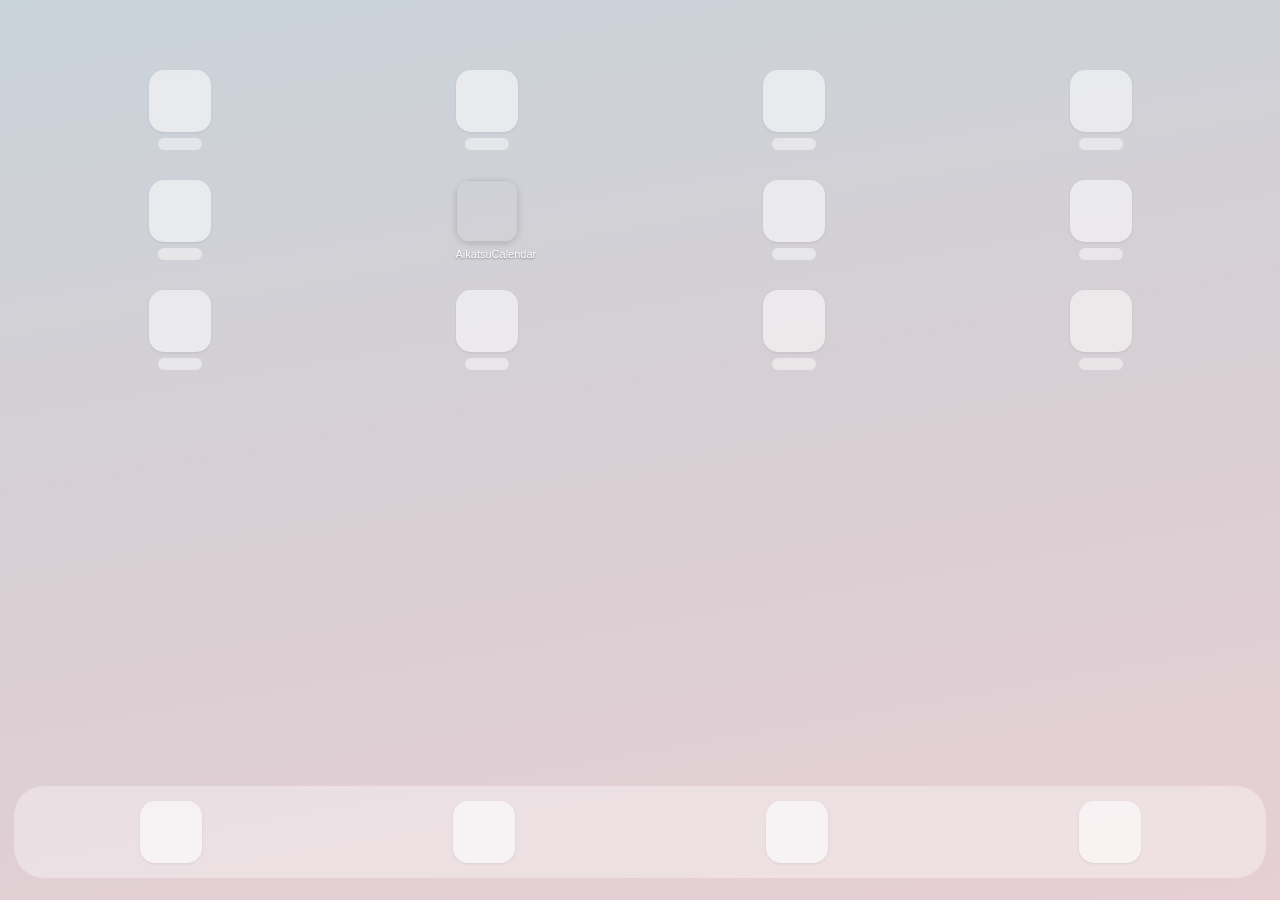
<file: tools/promo/home.html>
<!DOCTYPE html>
<html lang="ja">
<head>
<meta charset="utf-8">
<!-- プロモーションムービー用：スマホのホーム画面の見本。アプリのアイコン以外は形だけの無地のアイコン。
     #go を押すと、アイコンが広がってアプリが開くように見せる（make-promo.js が録画する） -->
<style>
  html,body{ margin:0; height:100%; overflow:hidden; }
  body{ background:linear-gradient(170deg,#c9d3da 0%,#d9cfd3 55%,#e7cfd4 100%); font-family:"NSANS","Hiragino Sans",sans-serif; }
  .grid{ position:absolute; left:26px; right:26px; top:70px; display:grid; grid-template-columns:repeat(4,1fr); row-gap:30px; justify-items:center; }
  .app{ width:62px; text-align:center; }
  .ic{ width:62px; height:62px; border-radius:15px; background:rgba(255,255,255,.55); box-shadow:0 1px 3px rgba(0,0,0,.08); }
  .lb{ margin-top:6px; height:12px; width:44px; margin-left:auto; margin-right:auto; border-radius:6px; background:rgba(255,255,255,.45); }
  .me .ic{ background:none; box-shadow:0 2px 6px rgba(0,0,0,.15); overflow:hidden; }
  .me .ic img{ width:100%; height:100%; display:block; }
  .me .lb{ width:auto; height:auto; background:none; font-size:11px; color:#fff; text-shadow:0 1px 2px rgba(0,0,0,.35); white-space:nowrap; }
  .dock{ position:absolute; left:14px; right:14px; bottom:22px; height:92px; border-radius:30px; background:rgba(255,255,255,.35); display:flex; justify-content:space-around; align-items:center; }
  .dock .ic{ background:rgba(255,255,255,.6); }
  /* アプリが開く：アイコンの位置から画面いっぱいに広がる */
  .open{ position:fixed; background:#fff6f9; border-radius:15px; opacity:0; pointer-events:none;
    transition:left .55s cubic-bezier(.3,.8,.2,1), top .55s cubic-bezier(.3,.8,.2,1), width .55s cubic-bezier(.3,.8,.2,1), height .55s cubic-bezier(.3,.8,.2,1), border-radius .55s ease, opacity .15s ease; }
</style>
</head>
<body>
<div class="grid">
  <div class="app"><div class="ic"></div><div class="lb"></div></div>
  <div class="app"><div class="ic"></div><div class="lb"></div></div>
  <div class="app"><div class="ic"></div><div class="lb"></div></div>
  <div class="app"><div class="ic"></div><div class="lb"></div></div>
  <div class="app"><div class="ic"></div><div class="lb"></div></div>
  <div class="app me" id="go"><div class="ic"><img id="icon" alt=""></div><div class="lb">AikatsuCalendar</div></div>
  <div class="app"><div class="ic"></div><div class="lb"></div></div>
  <div class="app"><div class="ic"></div><div class="lb"></div></div>
  <div class="app"><div class="ic"></div><div class="lb"></div></div>
  <div class="app"><div class="ic"></div><div class="lb"></div></div>
  <div class="app"><div class="ic"></div><div class="lb"></div></div>
  <div class="app"><div class="ic"></div><div class="lb"></div></div>
</div>
<div class="dock"><div class="ic"></div><div class="ic"></div><div class="ic"></div><div class="ic"></div></div>
<div class="open" id="open"></div>
<script>
  document.getElementById("go").addEventListener("click", function(){
    var r = this.querySelector(".ic").getBoundingClientRect(), o = document.getElementById("open");
    Object.assign(o.style, { left:r.left+"px", top:r.top+"px", width:r.width+"px", height:r.height+"px" });
    requestAnimationFrame(function(){ requestAnimationFrame(function(){
      Object.assign(o.style, { opacity:1, left:"0px", top:"0px", width:innerWidth+"px", height:innerHeight+"px", borderRadius:"0px" });
    }); });
  });
</script>
</body>
</html>
</file>
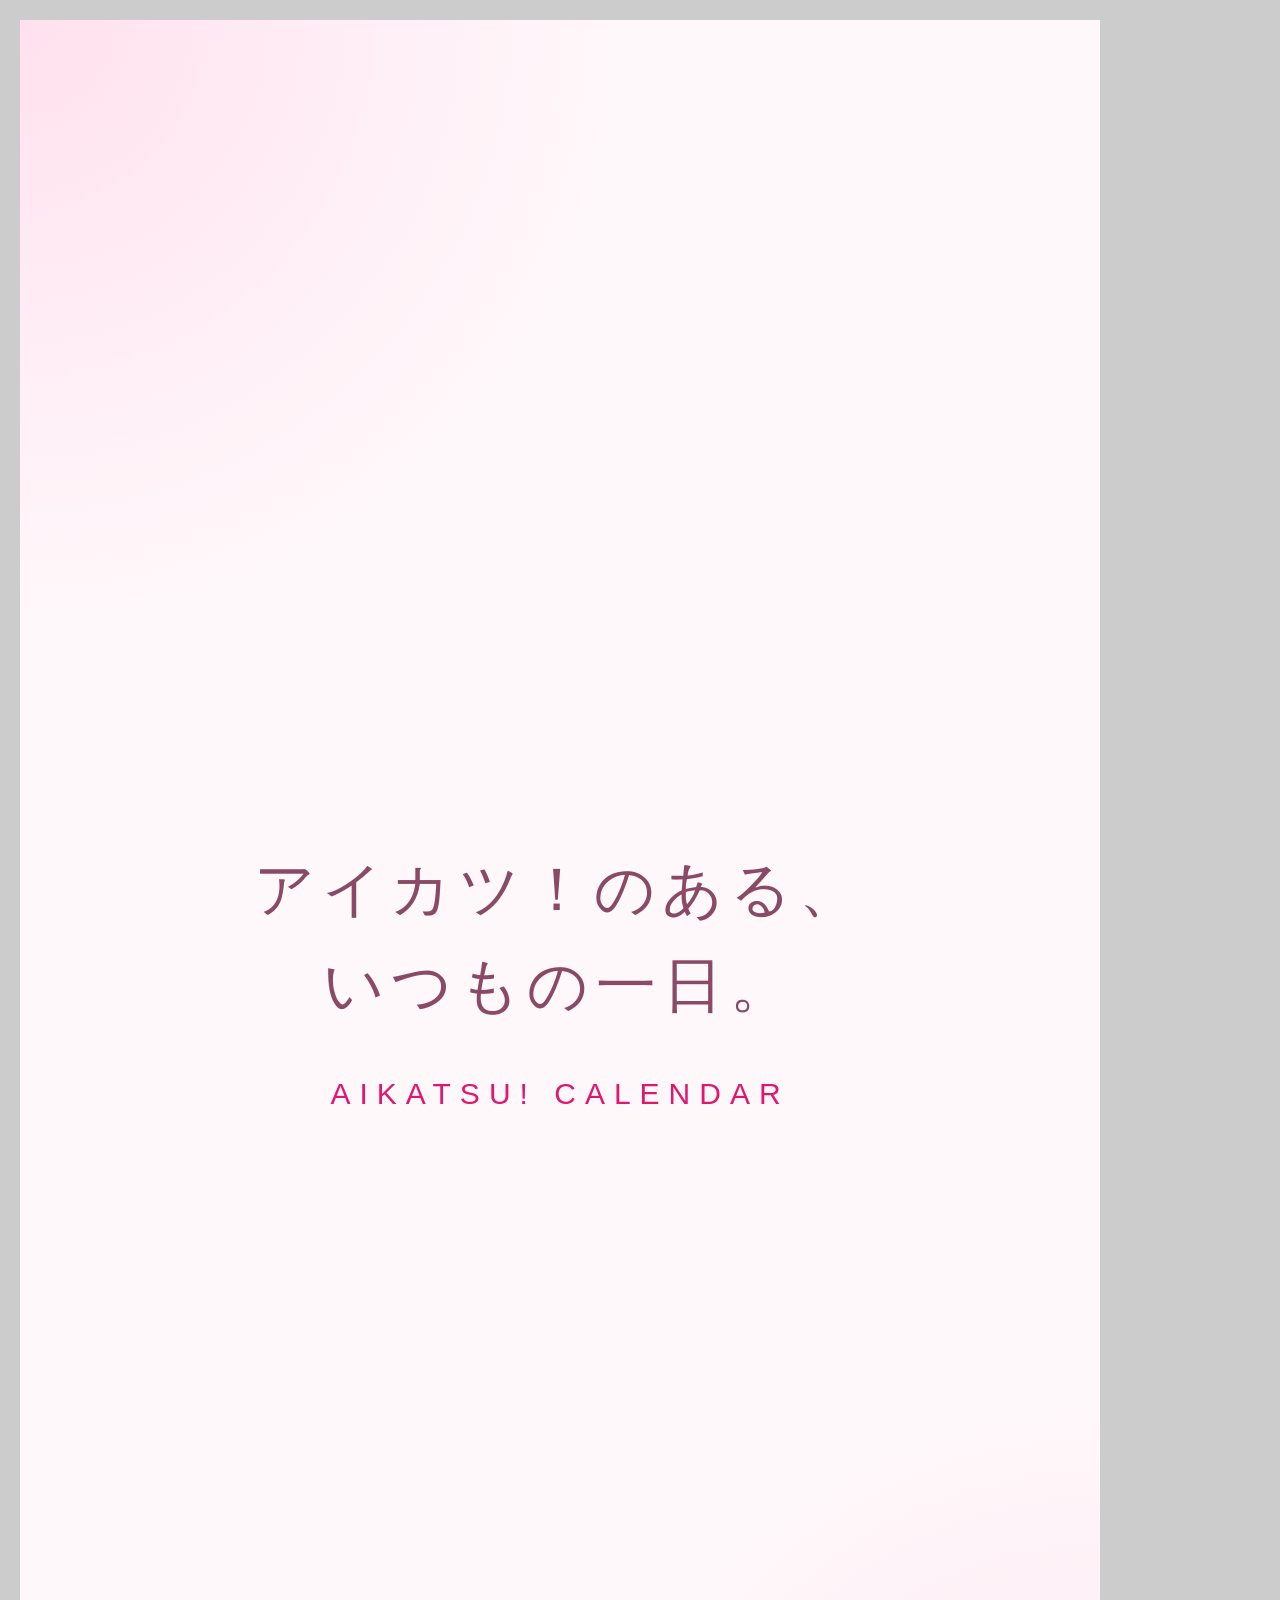
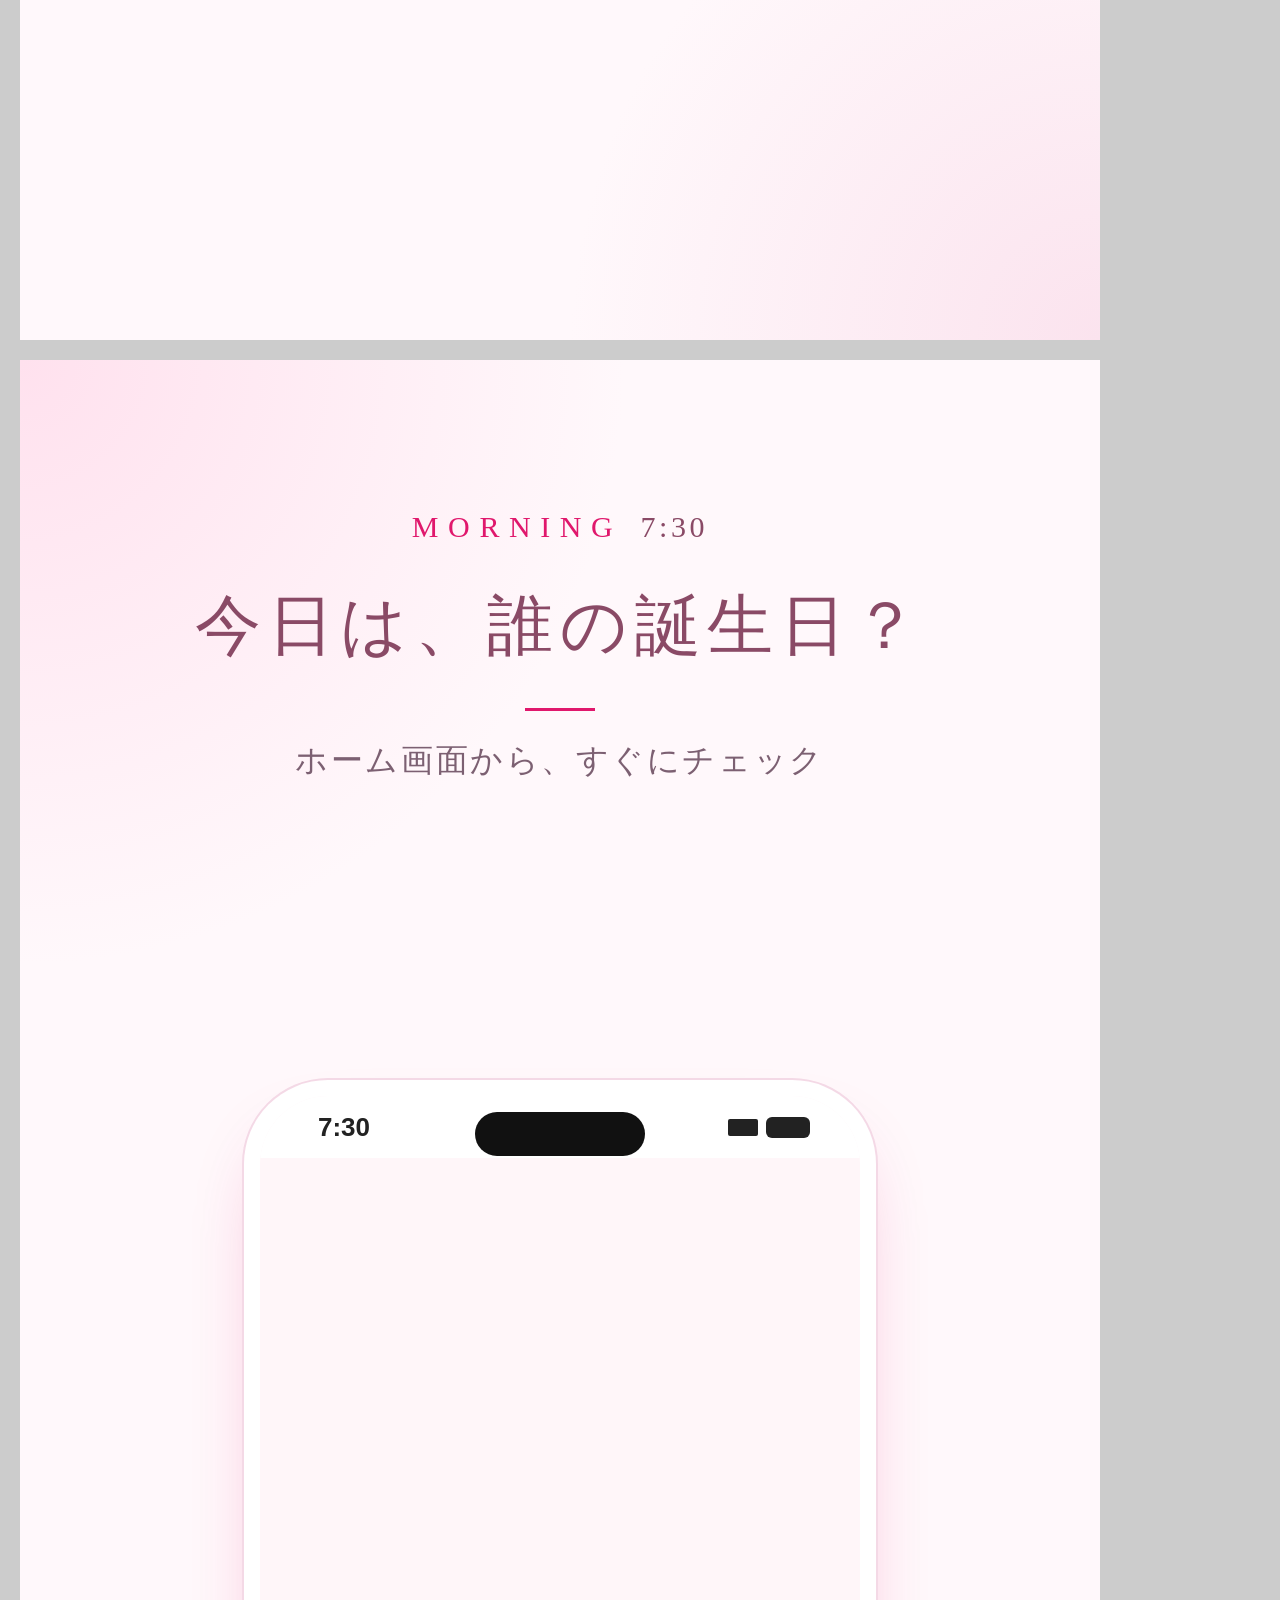
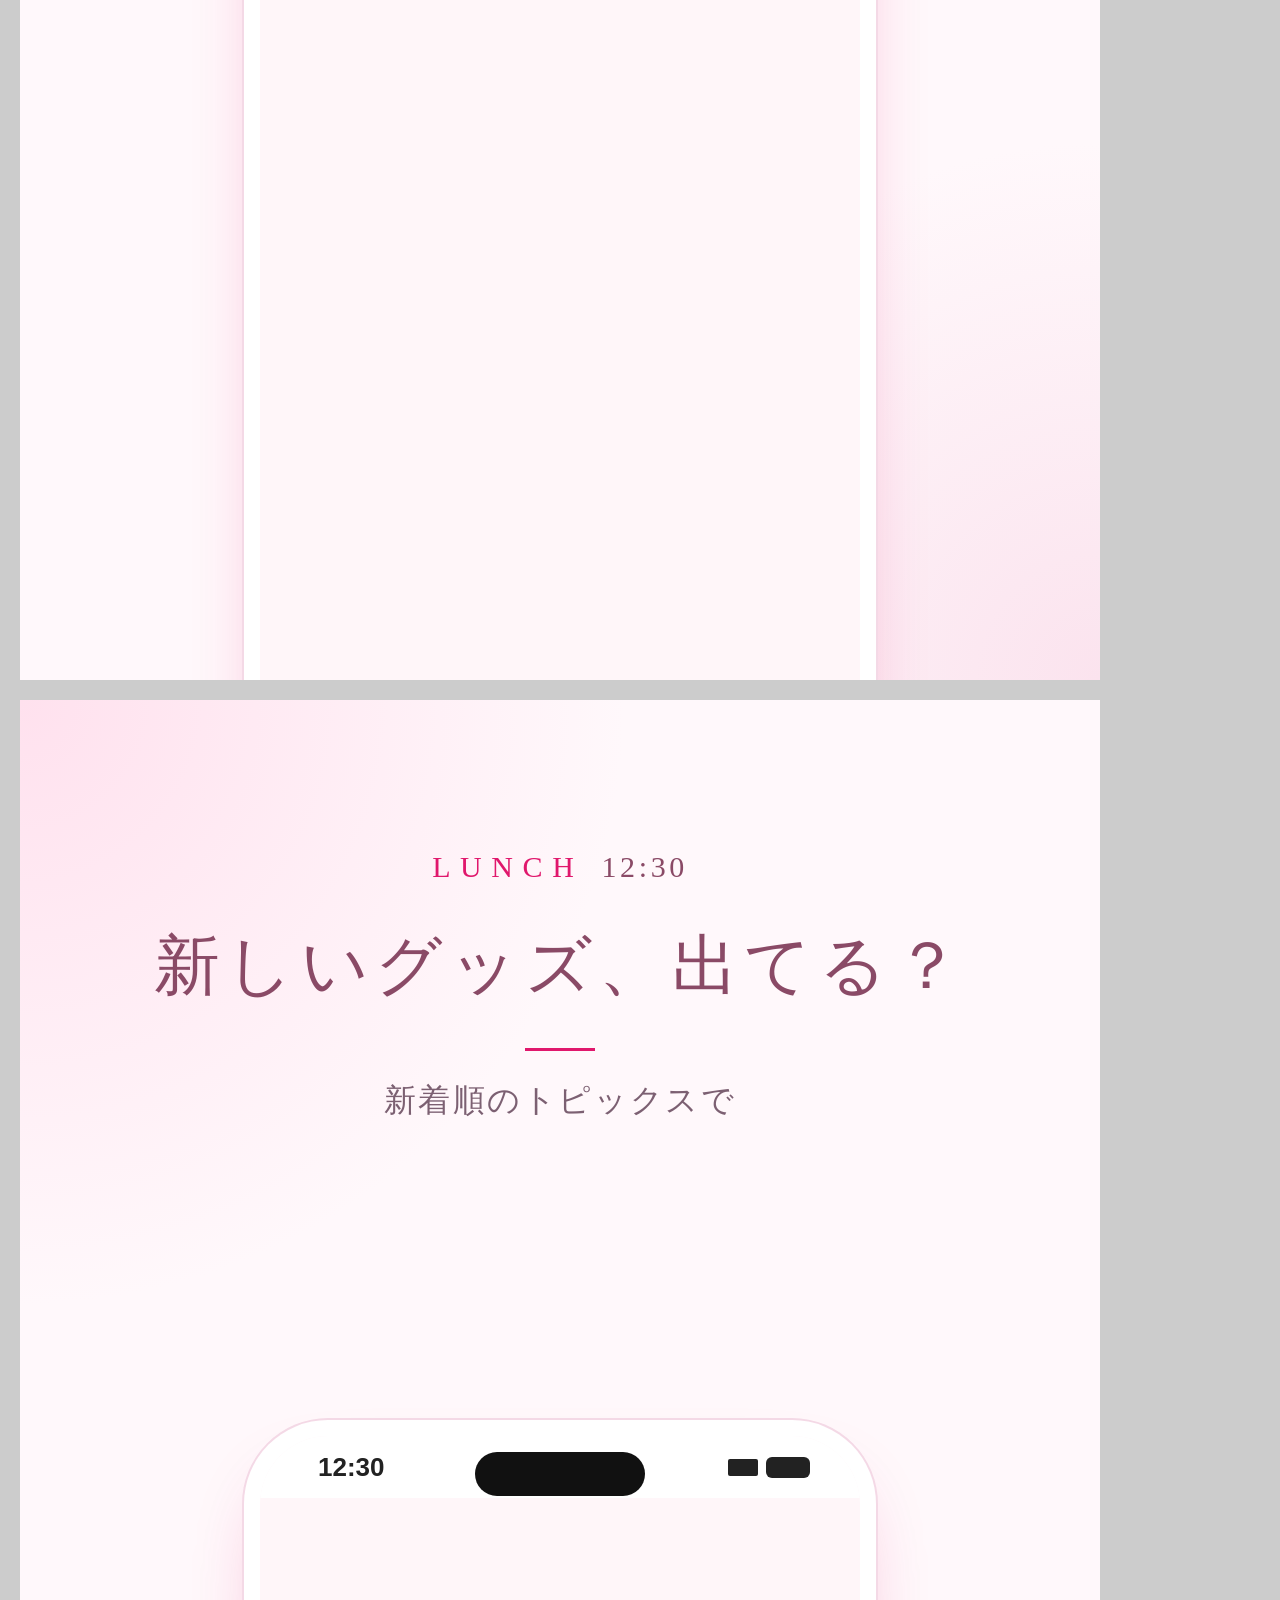
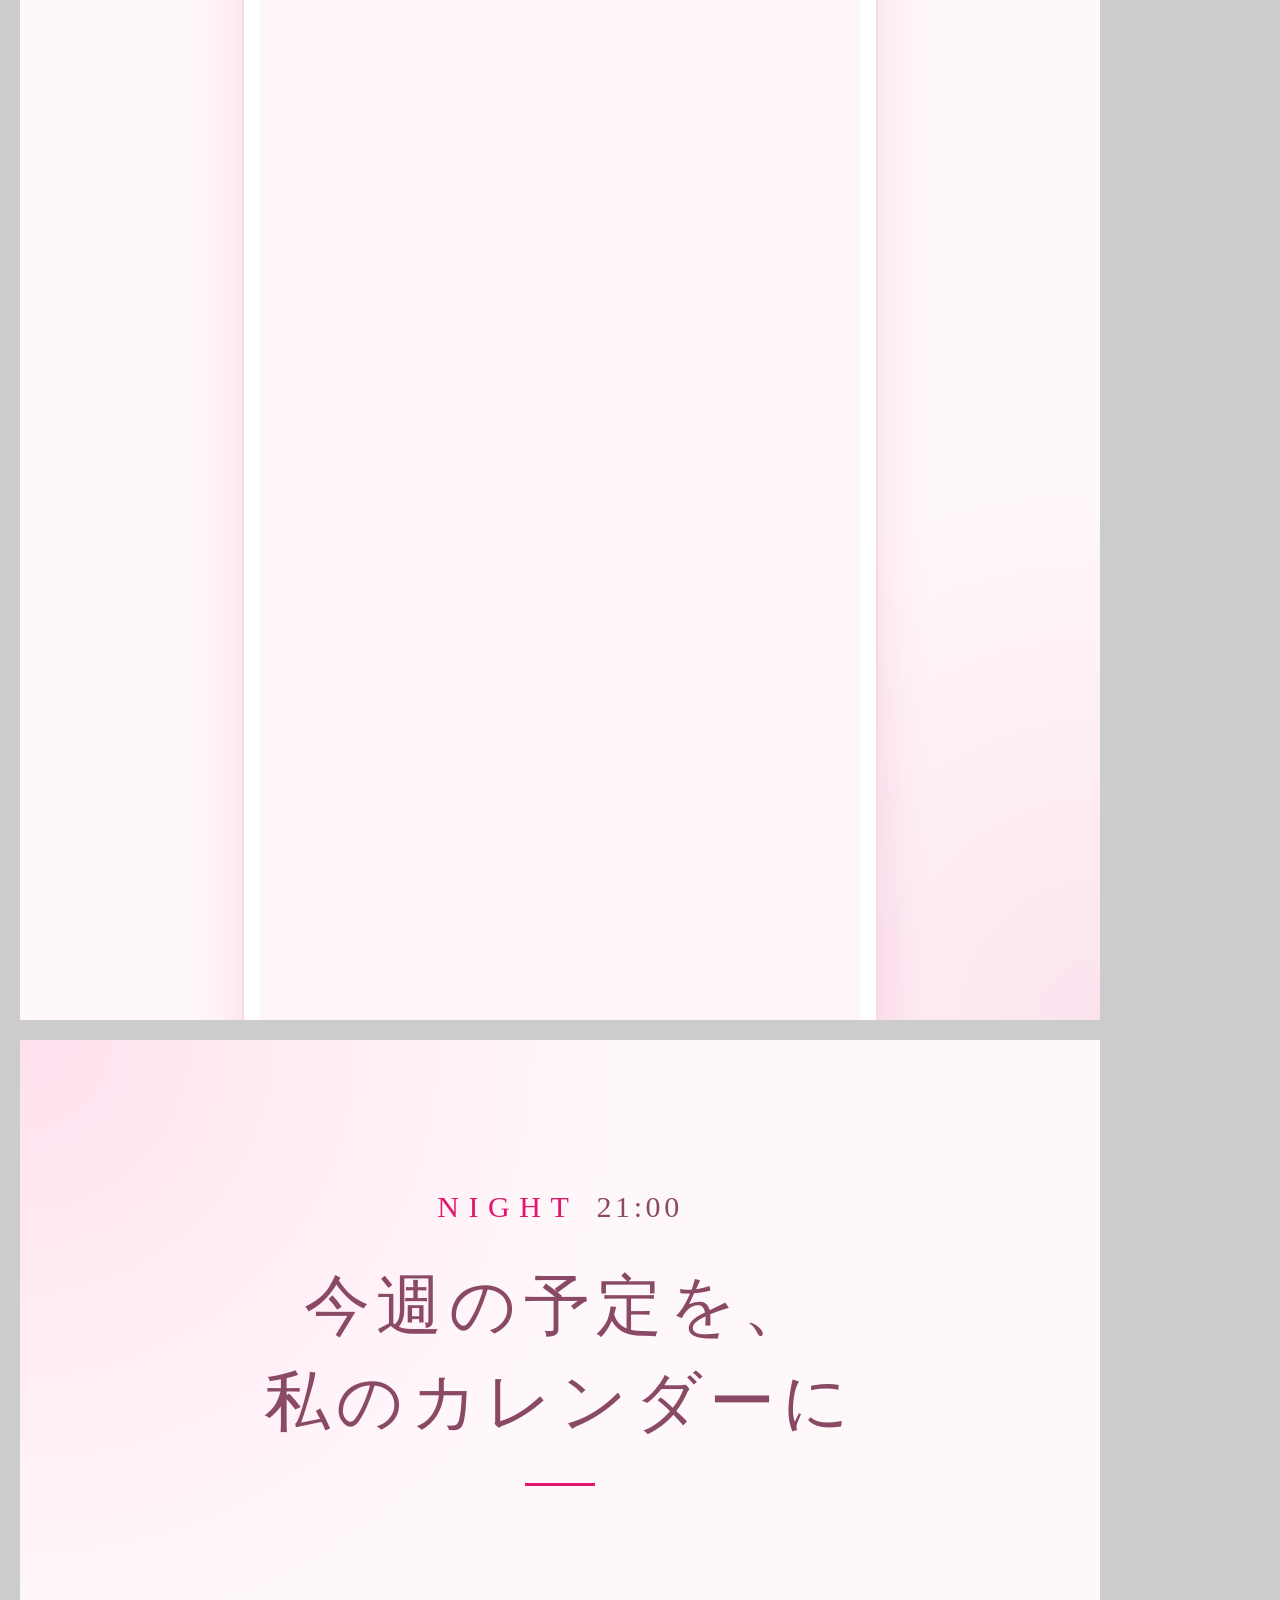
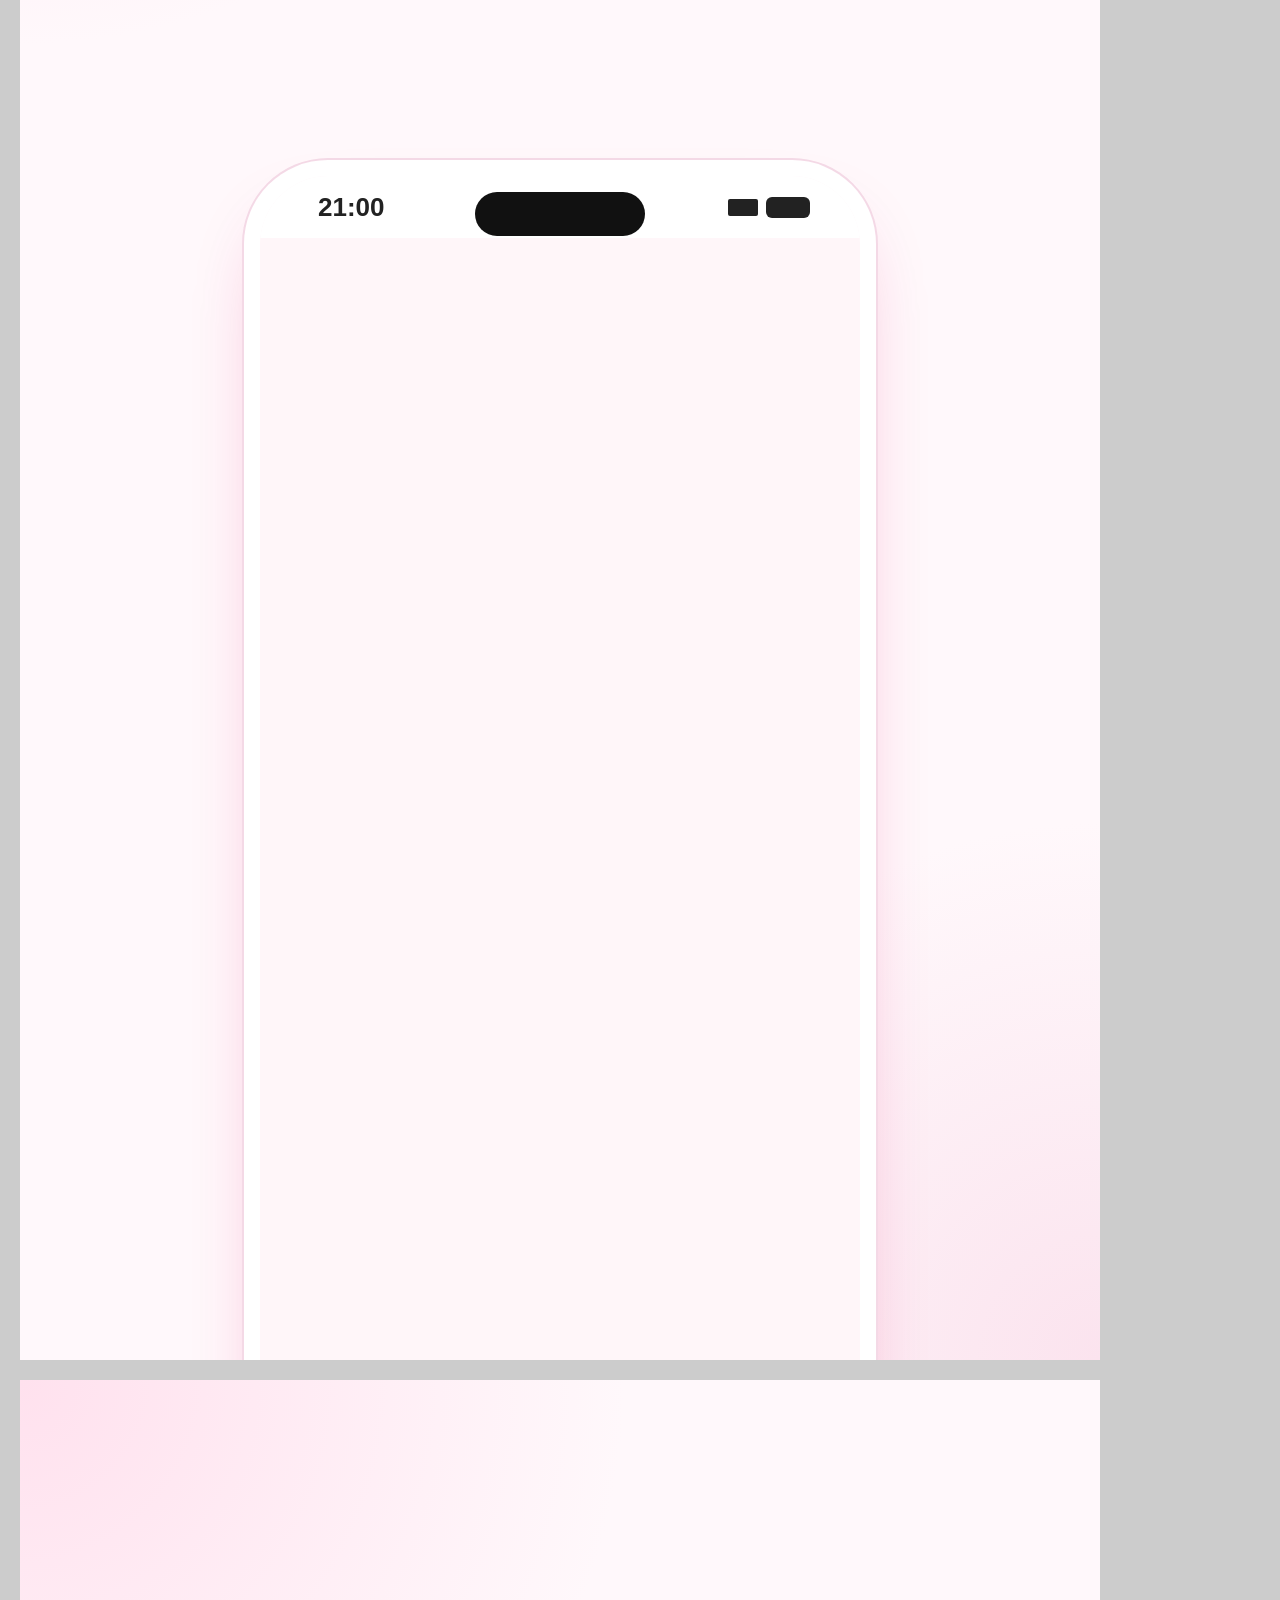
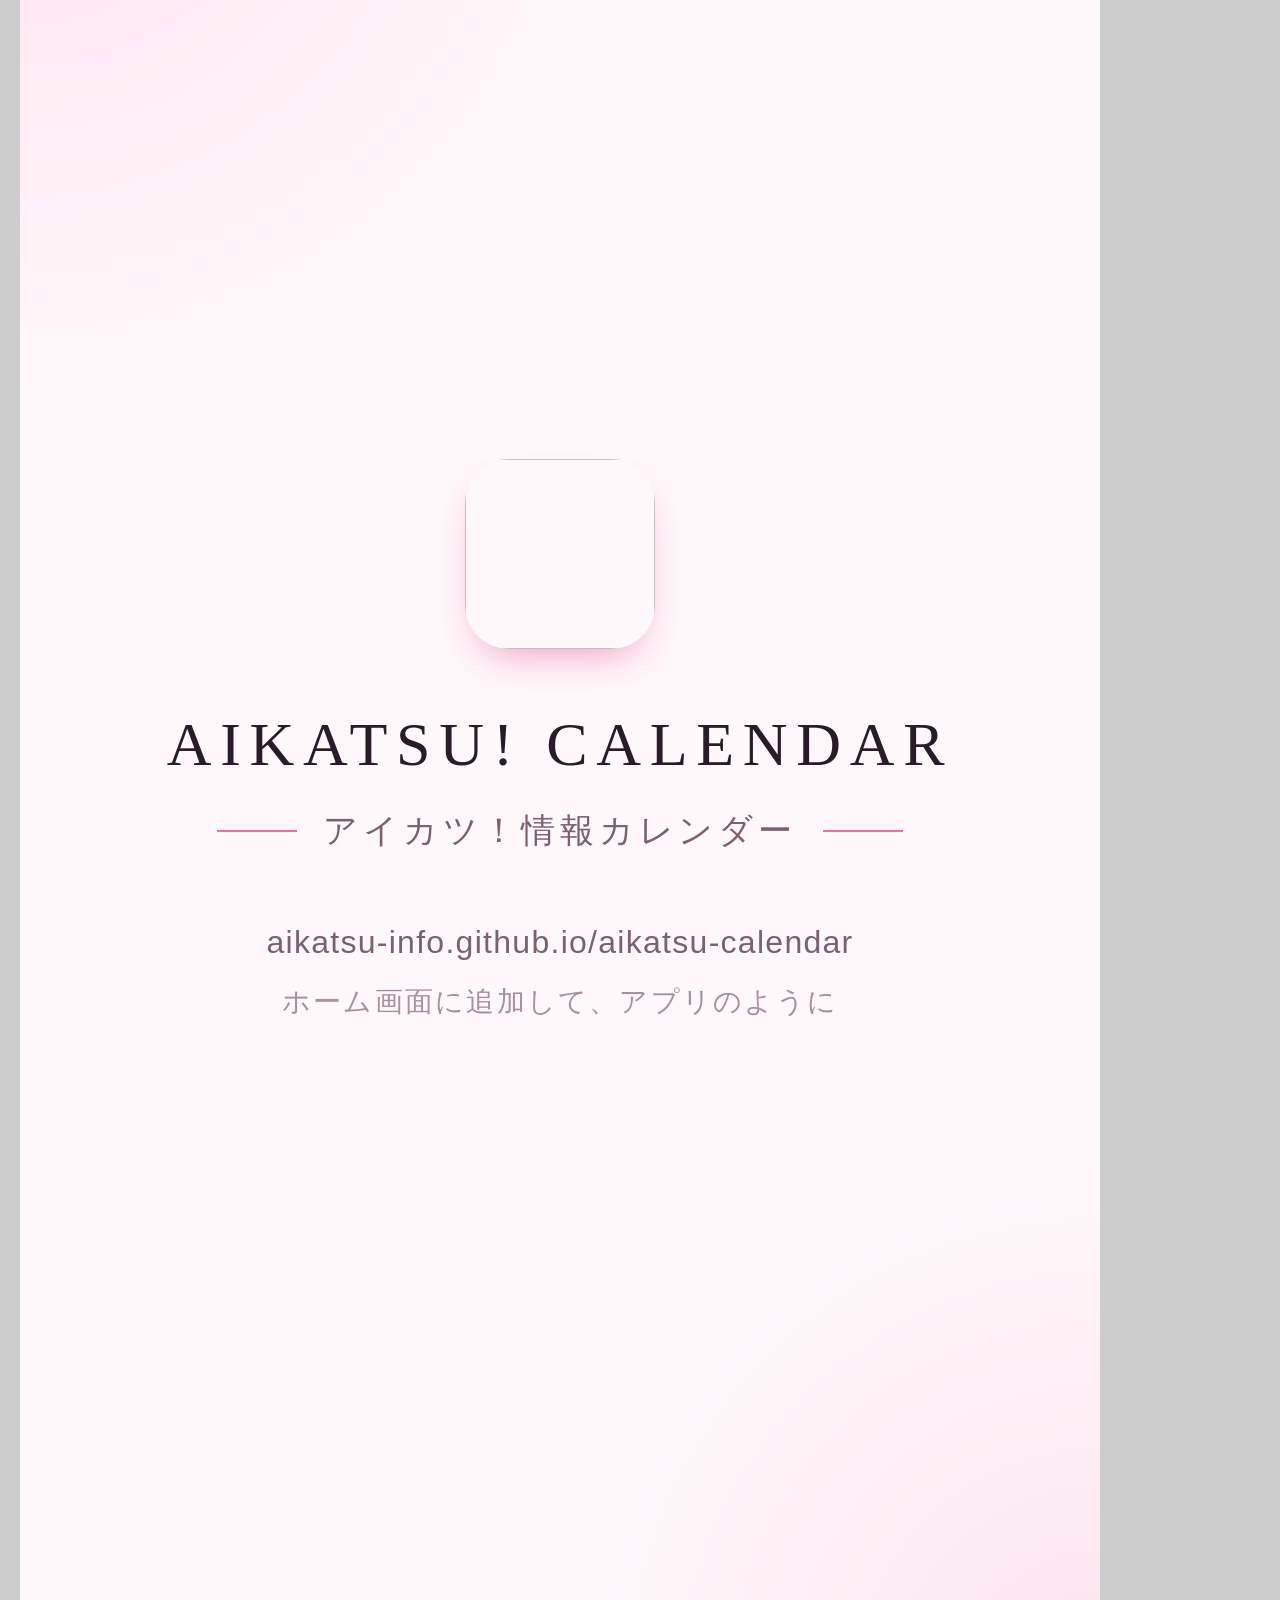
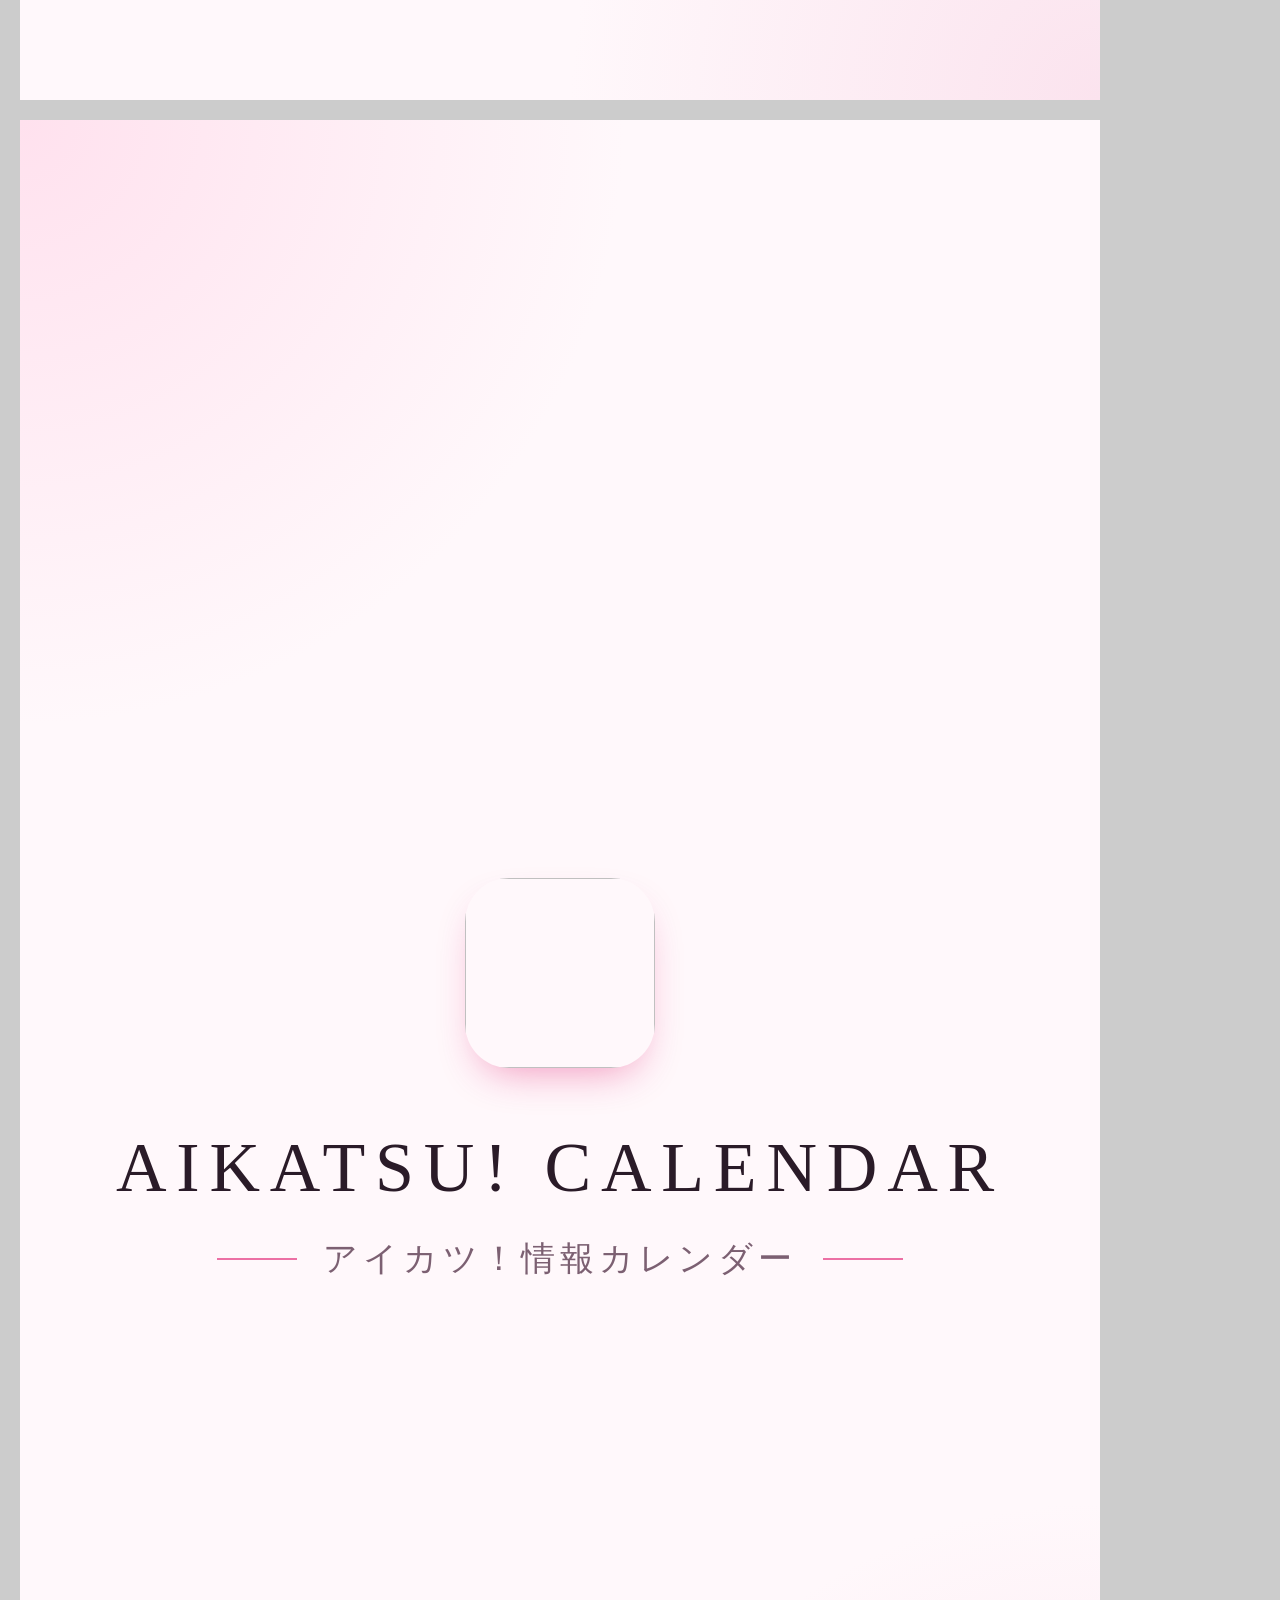
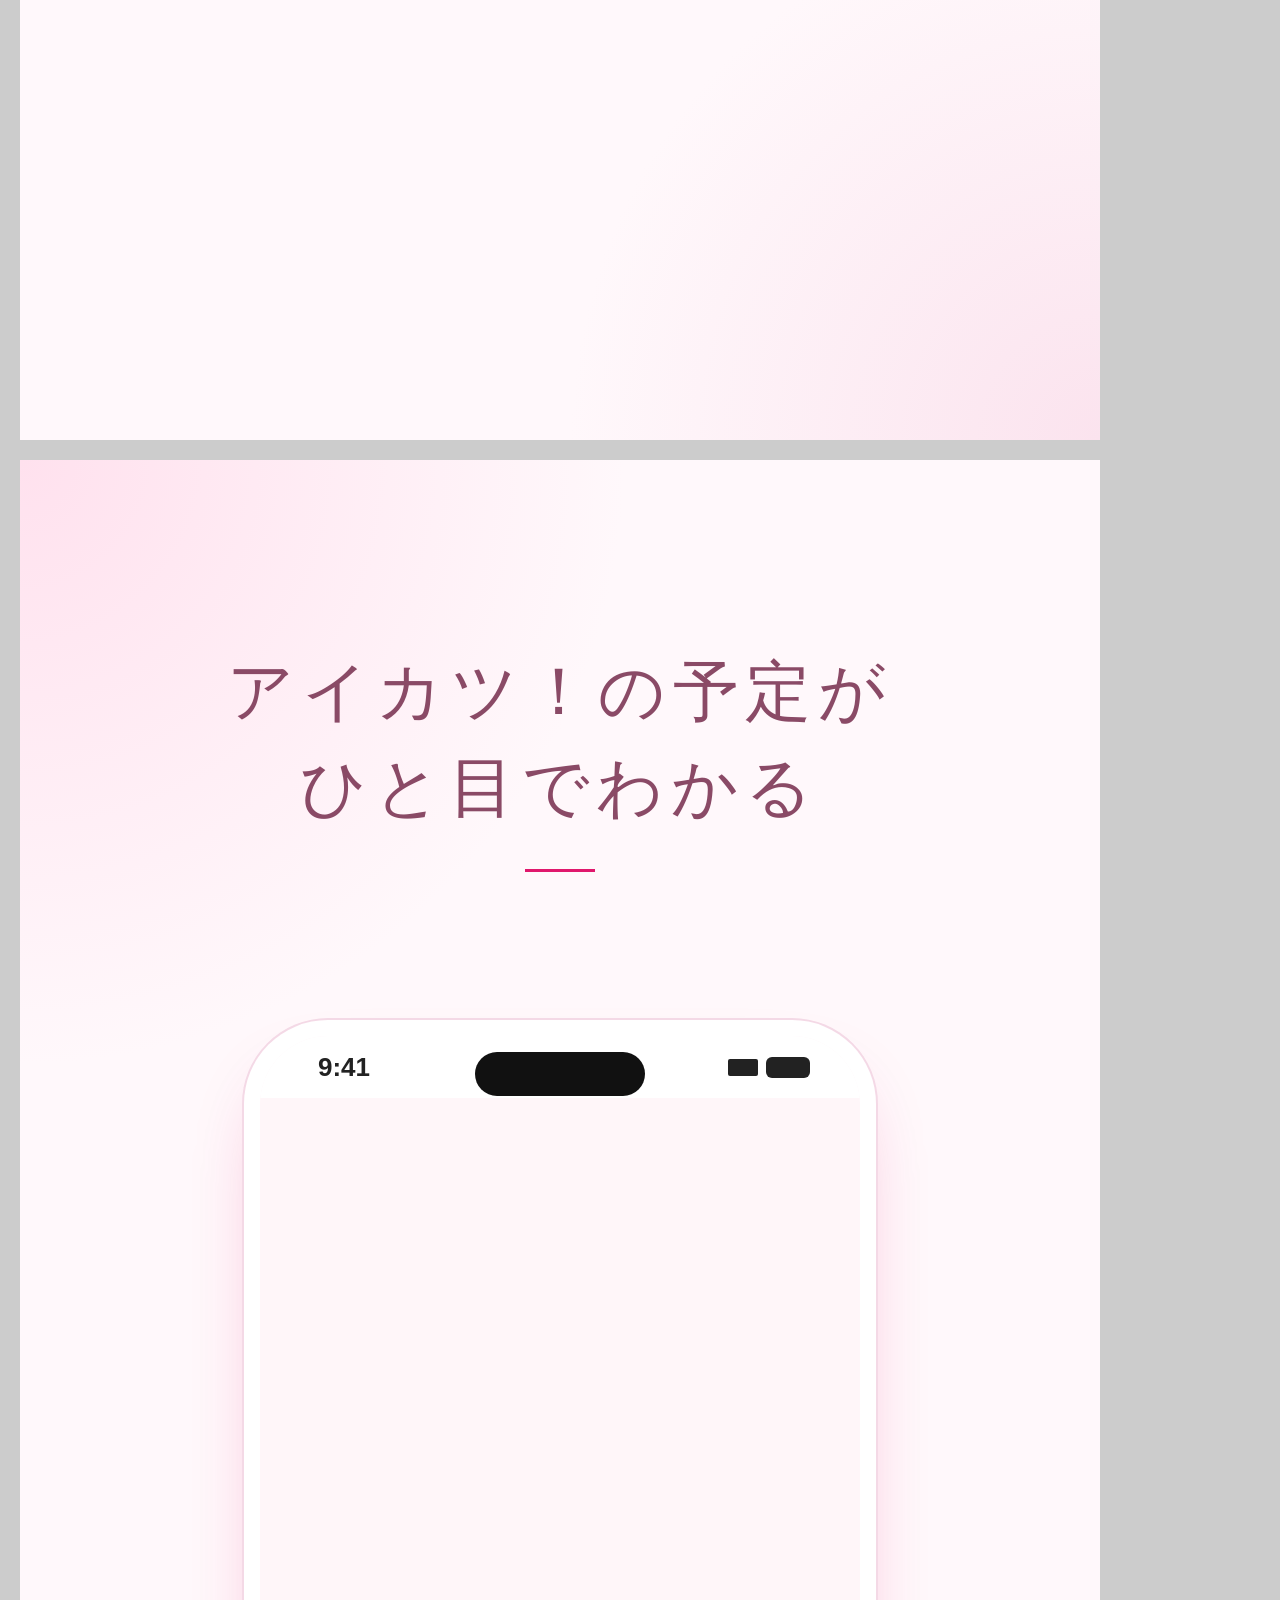
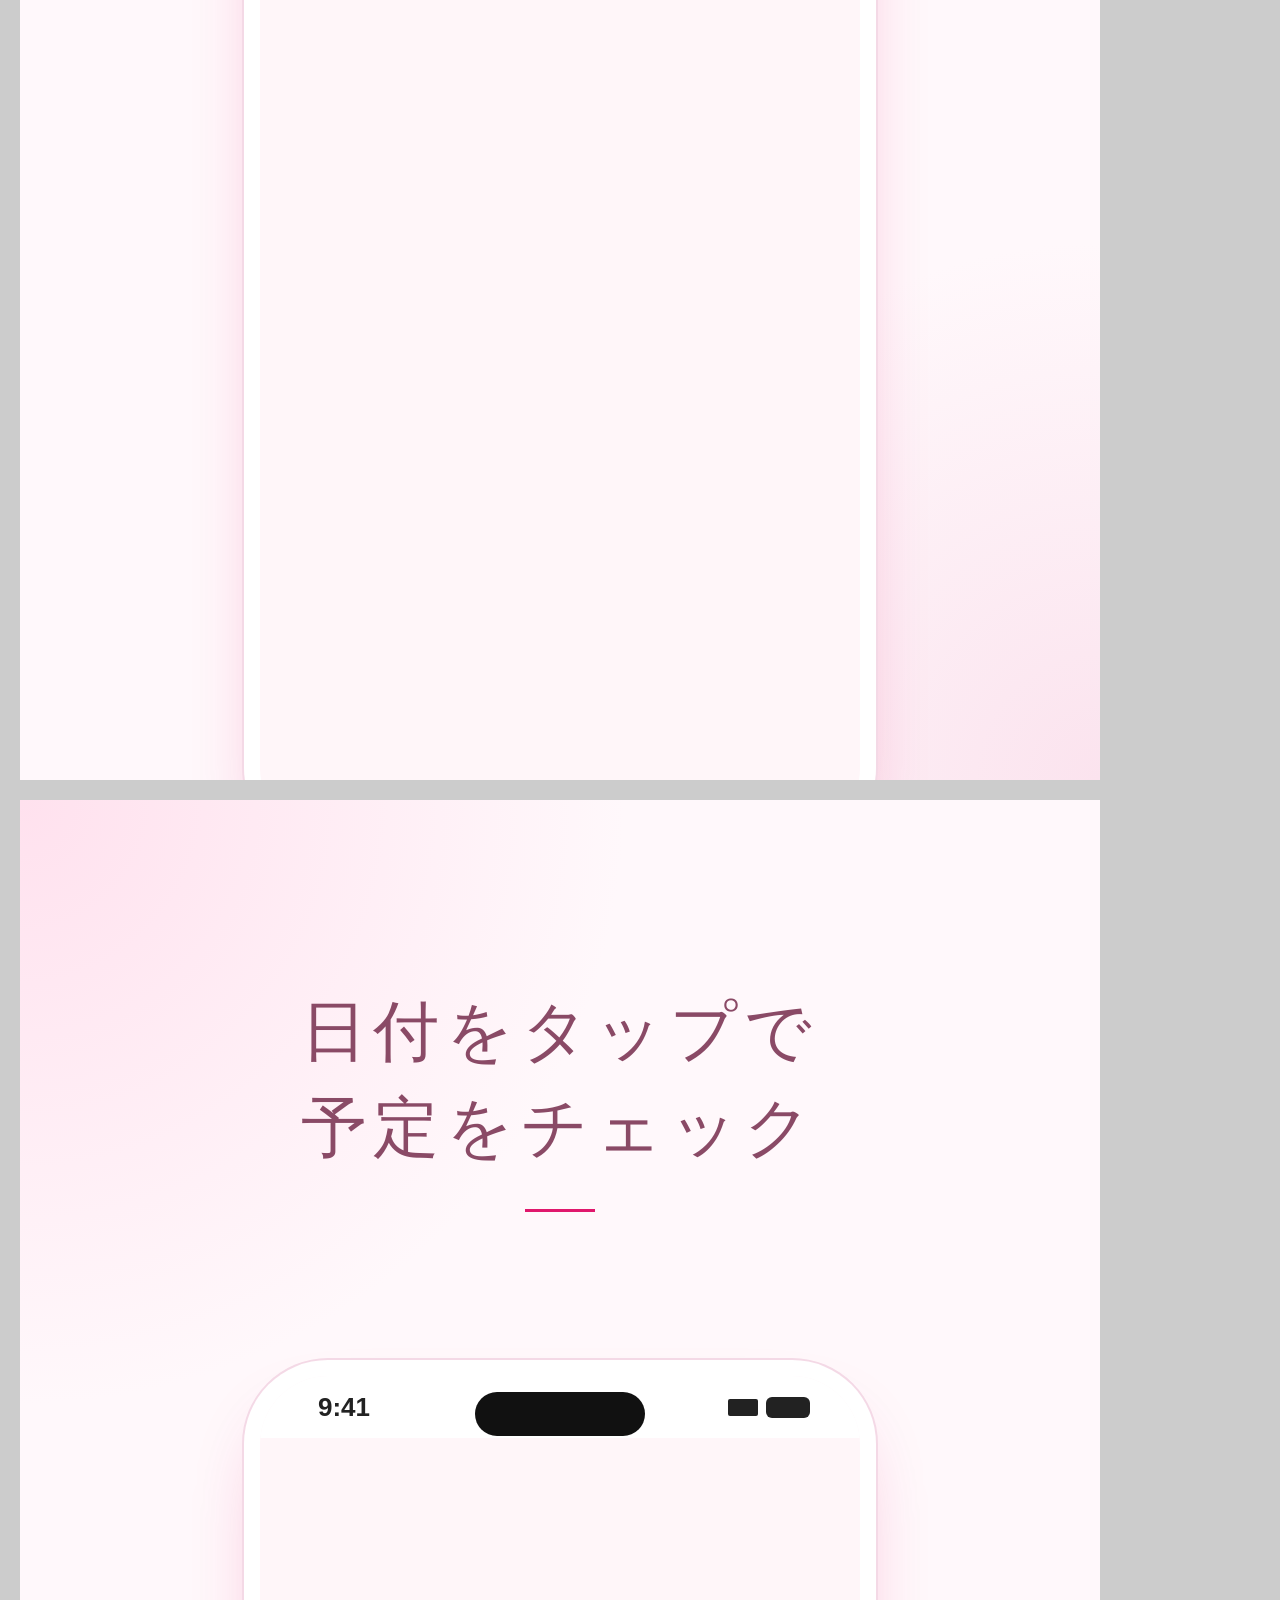
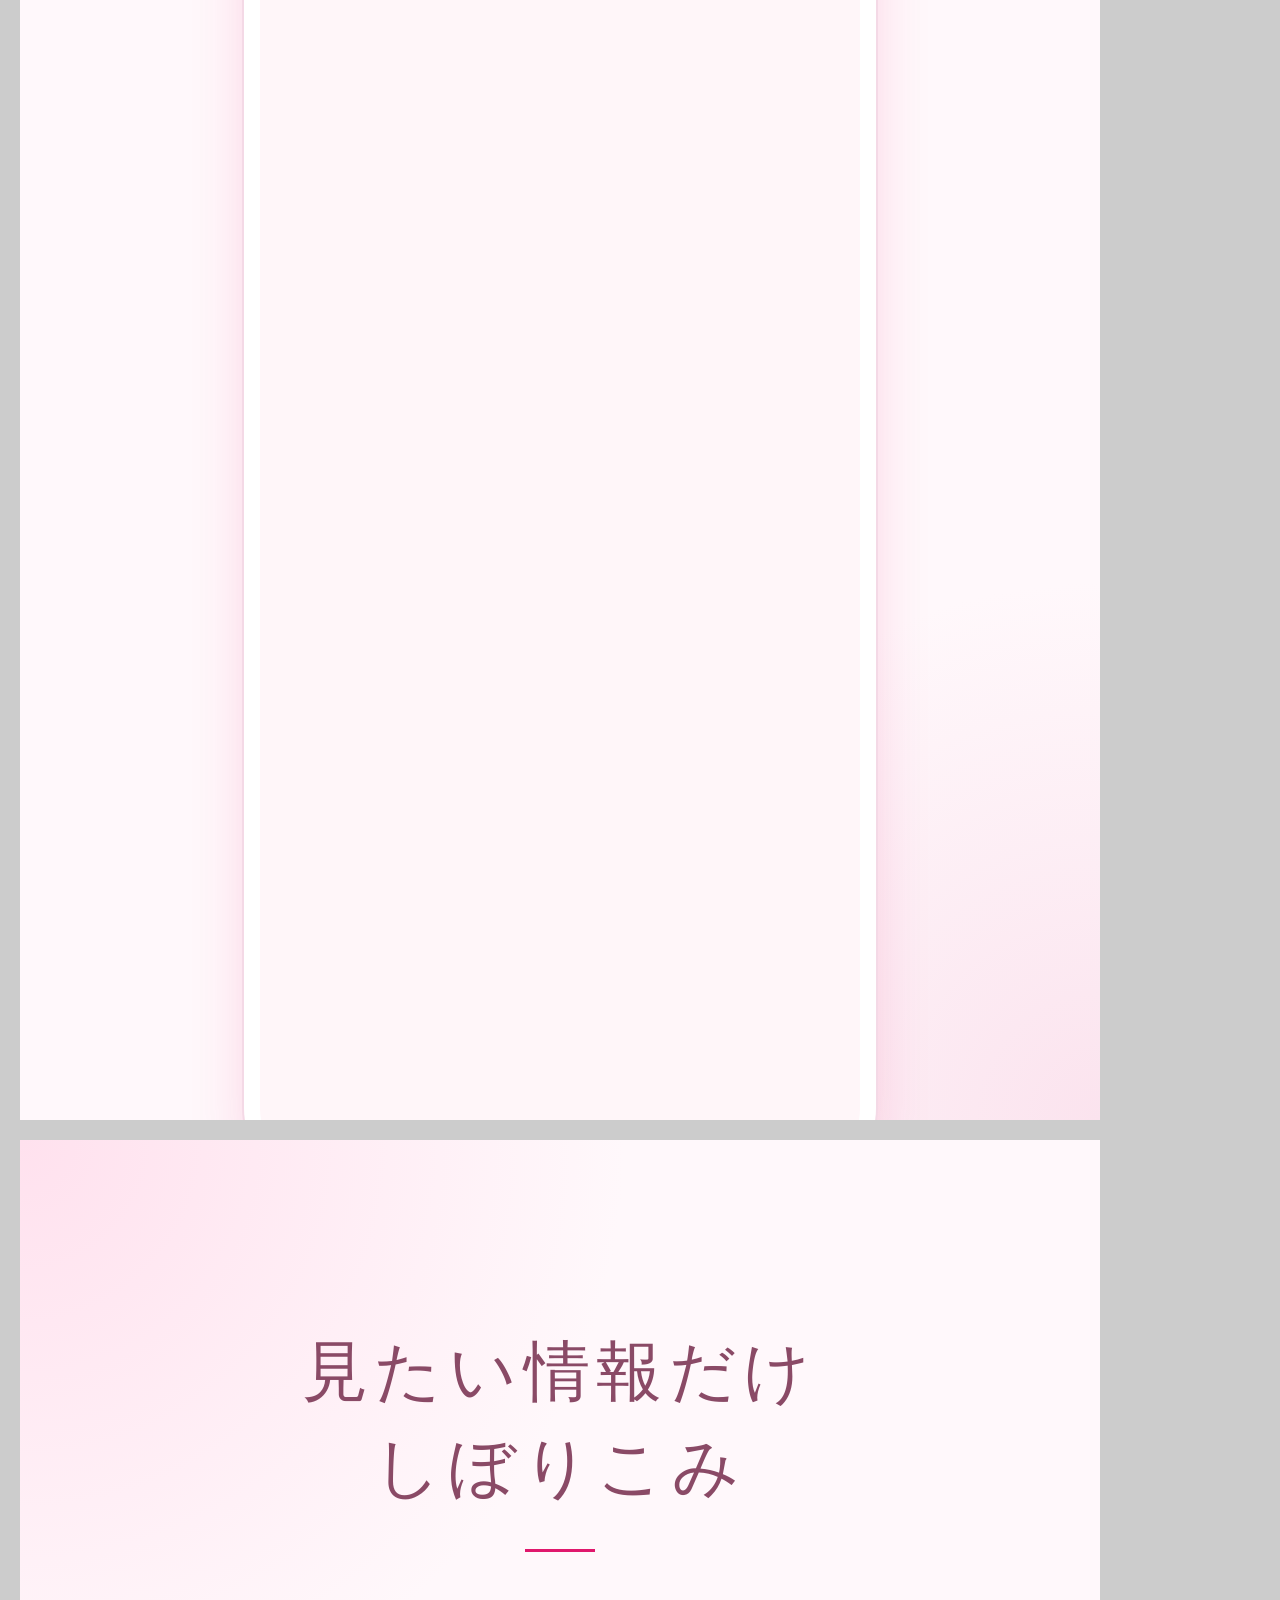
<file: tools/promo/promo.html>
<!DOCTYPE html>
<html lang="ja">
<head>
<meta charset="utf-8">
<!-- プロモーションムービー（縦長 1080×1920）の各場面の背景。make-promo.js が1場面ずつ画像にし、
     スマホ枠の画面（.rec）の位置に操作の録画を重ねる。文言はここで変える。
     data-phone の付いた場面には、下の script がスマホ枠を入れる（data-time はスマホの時計の表示）。
     見た目はカレンダー本体に合わせる：見出しは明朝・ローズ色、説明はゴシック、ピンクは差し色だけ。 -->
<style>
  :root{
    --surface:#ffffff; --ink:#2a1b28; --ink-soft:#7c6072; --ink-faint:#a98fa0; --line:#f4d9e6;
    --accent:#e0176c; --accent-soft:#ffe1ee; --rose:#8a4a66;
    --font-mincho:"NSJ","Hiragino Mincho ProN",serif;
    --font-gothic:"NSANS","Hiragino Sans",sans-serif;
  }
  body{ margin:0; padding:20px; background:#ccc; display:flex; flex-wrap:wrap; gap:20px; font-family:var(--font-gothic); }
  .scene{
    position:relative; width:1080px; height:1920px; overflow:hidden; box-sizing:border-box;
    background:radial-gradient(80% 45% at 0% 0%, var(--accent-soft), transparent 70%),
               radial-gradient(70% 40% at 100% 100%, #fbe3ee, transparent 70%), #fff8fb;
  }
  /* 見出し */
  .cap{ position:absolute; left:0; right:0; top:150px; text-align:center; }
  .time{ font-family:var(--font-mincho); font-size:30px; letter-spacing:.32em; color:var(--accent); }
  .time b{ font-weight:500; margin-left:.6em; letter-spacing:.12em; color:var(--rose); }
  .h{ margin:34px 0 0; font-family:var(--font-mincho); font-weight:500; font-size:66px; line-height:1.45; letter-spacing:.1em; color:var(--rose); }
  .h::after{ content:""; display:block; width:70px; height:3px; margin:34px auto 0; background:var(--accent); }
  .sub{ margin:28px 0 0; font-size:32px; letter-spacing:.08em; color:var(--ink-soft); }
  /* スマホ枠（下は切り落とす） */
  .phone{
    position:absolute; left:50%; top:720px; width:600px; margin-left:-316px; padding:16px; border-radius:84px; background:#fff;
    box-shadow:0 0 0 2px var(--line), 0 40px 80px -36px rgba(224,23,108,.45);
  }
  .scene.tall .phone{ top:560px; } /* 見出しが1行の場面は、スマホを少し上に */
  .screen{ position:relative; border-radius:68px; overflow:hidden; background:#fff6f9; height:1400px; }
  .status{ height:62px; display:flex; align-items:center; justify-content:space-between; padding:0 50px 0 58px;
    font:700 26px/1 -apple-system,"Helvetica Neue",Arial,sans-serif; color:#222; background:#fff; }
  .island{ position:absolute; top:16px; left:50%; width:170px; height:44px; margin-left:-85px; border-radius:24px; background:#111; }
  .icons{ display:flex; gap:8px; align-items:center; }
  .icons i{ display:block; background:#222; border-radius:2px; }
  .rec{ position:absolute; left:0; right:0; top:62px; bottom:0; } /* ここに録画を重ねる */
  /* 文字だけの場面・はじめ・おわり */
  .center{ position:absolute; left:0; right:0; top:50%; transform:translateY(-50%); text-align:center; }
  .en{ font-family:var(--font-mincho); font-weight:500; font-size:62px; letter-spacing:.14em; color:var(--ink); white-space:nowrap; }
  .en.big{ font-size:70px; }
  .ja{ display:flex; align-items:center; justify-content:center; gap:26px; margin-top:28px; font-size:34px; letter-spacing:.14em; color:var(--ink-soft); }
  .ja::before,.ja::after{ content:""; width:80px; height:2px; background:var(--accent); opacity:.6; }
  .lead{ font-family:var(--font-mincho); font-weight:500; font-size:60px; line-height:1.6; letter-spacing:.12em; color:var(--rose); }
  .lead small{ display:block; margin-top:36px; font-family:var(--font-gothic); font-size:30px; letter-spacing:.3em; color:var(--accent); }
  .q{ font-family:var(--font-mincho); font-weight:500; font-size:72px; line-height:1.6; letter-spacing:.1em; color:var(--rose); }
  .q::before{ content:"Q."; display:block; margin-bottom:30px; font-size:40px; letter-spacing:.2em; color:var(--accent); }
  .appicon{ width:190px; height:190px; border-radius:44px; margin:0 auto 60px; box-shadow:0 18px 40px -16px rgba(224,23,108,.45); overflow:hidden; }
  .appicon img{ width:100%; height:100%; display:block; }
  .url{ margin-top:70px; font-size:32px; letter-spacing:.04em; color:var(--ink-soft); }
  .note{ margin-top:22px; font-size:28px; letter-spacing:.08em; color:var(--ink-faint); }
  .tag{ margin-top:60px; font-family:var(--font-mincho); font-size:40px; letter-spacing:.14em; color:var(--rose); }
</style>
</head>
<body>

<!-- ===== 案3：アイカツ！のある、いつもの一日（30秒） ===== -->
<section class="scene" id="op">
  <div class="center"><div class="lead">アイカツ！のある、<br>いつもの一日。<small>AIKATSU! CALENDAR</small></div></div>
</section>
<section class="scene" id="morning" data-phone data-time="7:30">
  <div class="cap"><div class="time">MORNING<b>7:30</b></div><h2 class="h">今日は、誰の誕生日？</h2><p class="sub">ホーム画面から、すぐにチェック</p></div>
</section>
<section class="scene" id="noon" data-phone data-time="12:30">
  <div class="cap"><div class="time">LUNCH<b>12:30</b></div><h2 class="h">新しいグッズ、出てる？</h2><p class="sub">新着順のトピックスで</p></div>
</section>
<section class="scene" id="night" data-phone data-time="21:00">
  <div class="cap"><div class="time">NIGHT<b>21:00</b></div><h2 class="h">今週の予定を、<br>私のカレンダーに</h2></div>
</section>
<section class="scene" id="ed">
  <div class="center">
    <div class="appicon"><img data-icon alt=""></div>
    <div class="en">AIKATSU! CALENDAR</div>
    <div class="ja">アイカツ！情報カレンダー</div>
    <div class="url">aikatsu-info.github.io/aikatsu-calendar</div>
    <div class="note">ホーム画面に追加して、アプリのように</div>
  </div>
</section>

<!-- ===== 案1：ひと目でわかる（15秒） ===== -->
<section class="scene" id="op1">
  <div class="center">
    <div class="appicon"><img data-icon alt=""></div>
    <div class="en big">AIKATSU! CALENDAR</div>
    <div class="ja">アイカツ！情報カレンダー</div>
  </div>
</section>
<section class="scene tall" id="c1" data-phone>
  <div class="cap"><h2 class="h">アイカツ！の予定が<br>ひと目でわかる</h2></div>
</section>
<section class="scene tall" id="c2" data-phone>
  <div class="cap"><h2 class="h">日付をタップで<br>予定をチェック</h2></div>
</section>
<section class="scene tall" id="c3" data-phone>
  <div class="cap"><h2 class="h">見たい情報だけ<br>しぼりこみ</h2></div>
</section>
<section class="scene" id="ed1">
  <div class="center">
    <div class="appicon"><img data-icon alt=""></div>
    <div class="en">AIKATSU! CALENDAR</div>
    <div class="tag">アイカツ！の予定、ここにまとめました</div>
    <div class="url">aikatsu-info.github.io/aikatsu-calendar</div>
  </div>
</section>

<!-- ===== 案2：こんなとき便利（30秒） ===== -->
<section class="scene" id="q1"><div class="center"><div class="q">グッズの予約、<br>いつまでだっけ？</div></div></section>
<section class="scene tall" id="a1" data-phone>
  <div class="cap"><h2 class="h">キーワードで<br>すぐに見つかる</h2></div>
</section>
<section class="scene" id="q2"><div class="center"><div class="q">今日って、<br>誰の誕生日？</div></div></section>
<section class="scene tall" id="a2" data-phone>
  <div class="cap"><h2 class="h">キャラの誕生日も<br>月ごとにまとめて</h2></div>
</section>
<section class="scene" id="q3"><div class="center"><div class="q">イベント、<br>忘れないようにしたい</div></div></section>
<section class="scene tall" id="a3" data-phone>
  <div class="cap"><h2 class="h">自分のカレンダーに<br>そのまま追加</h2></div>
</section>
<section class="scene" id="ed2">
  <div class="center">
    <div class="lead">全部、ここで分かる。</div>
    <div class="appicon" style="margin-top:80px"><img data-icon alt=""></div>
    <div class="en">AIKATSU! CALENDAR</div>
    <div class="url">aikatsu-info.github.io/aikatsu-calendar</div>
  </div>
</section>

<!-- ===== 案4：見た目で魅せる（15秒）。録画は全面に出すので、はじめとおわりだけ ===== -->
<section class="scene" id="ed4">
  <div class="center">
    <div class="en big">AIKATSU! CALENDAR</div>
    <div class="ja">アイカツ！情報カレンダー</div>
    <div class="url">aikatsu-info.github.io/aikatsu-calendar</div>
  </div>
</section>

<script>
  // data-phone の場面にスマホ枠を入れる
  document.querySelectorAll(".scene[data-phone]").forEach(function(s){
    var t = s.dataset.time || "9:41";
    s.insertAdjacentHTML("beforeend",
      '<div class="phone"><div class="screen"><div class="status">' + t +
      '<span class="island"></span><span class="icons"><i style="width:30px;height:17px"></i><i style="width:44px;height:21px;border-radius:6px"></i></span></div>' +
      '<div class="rec"></div></div></div>');
  });
</script>
</body>
</html>
</file>
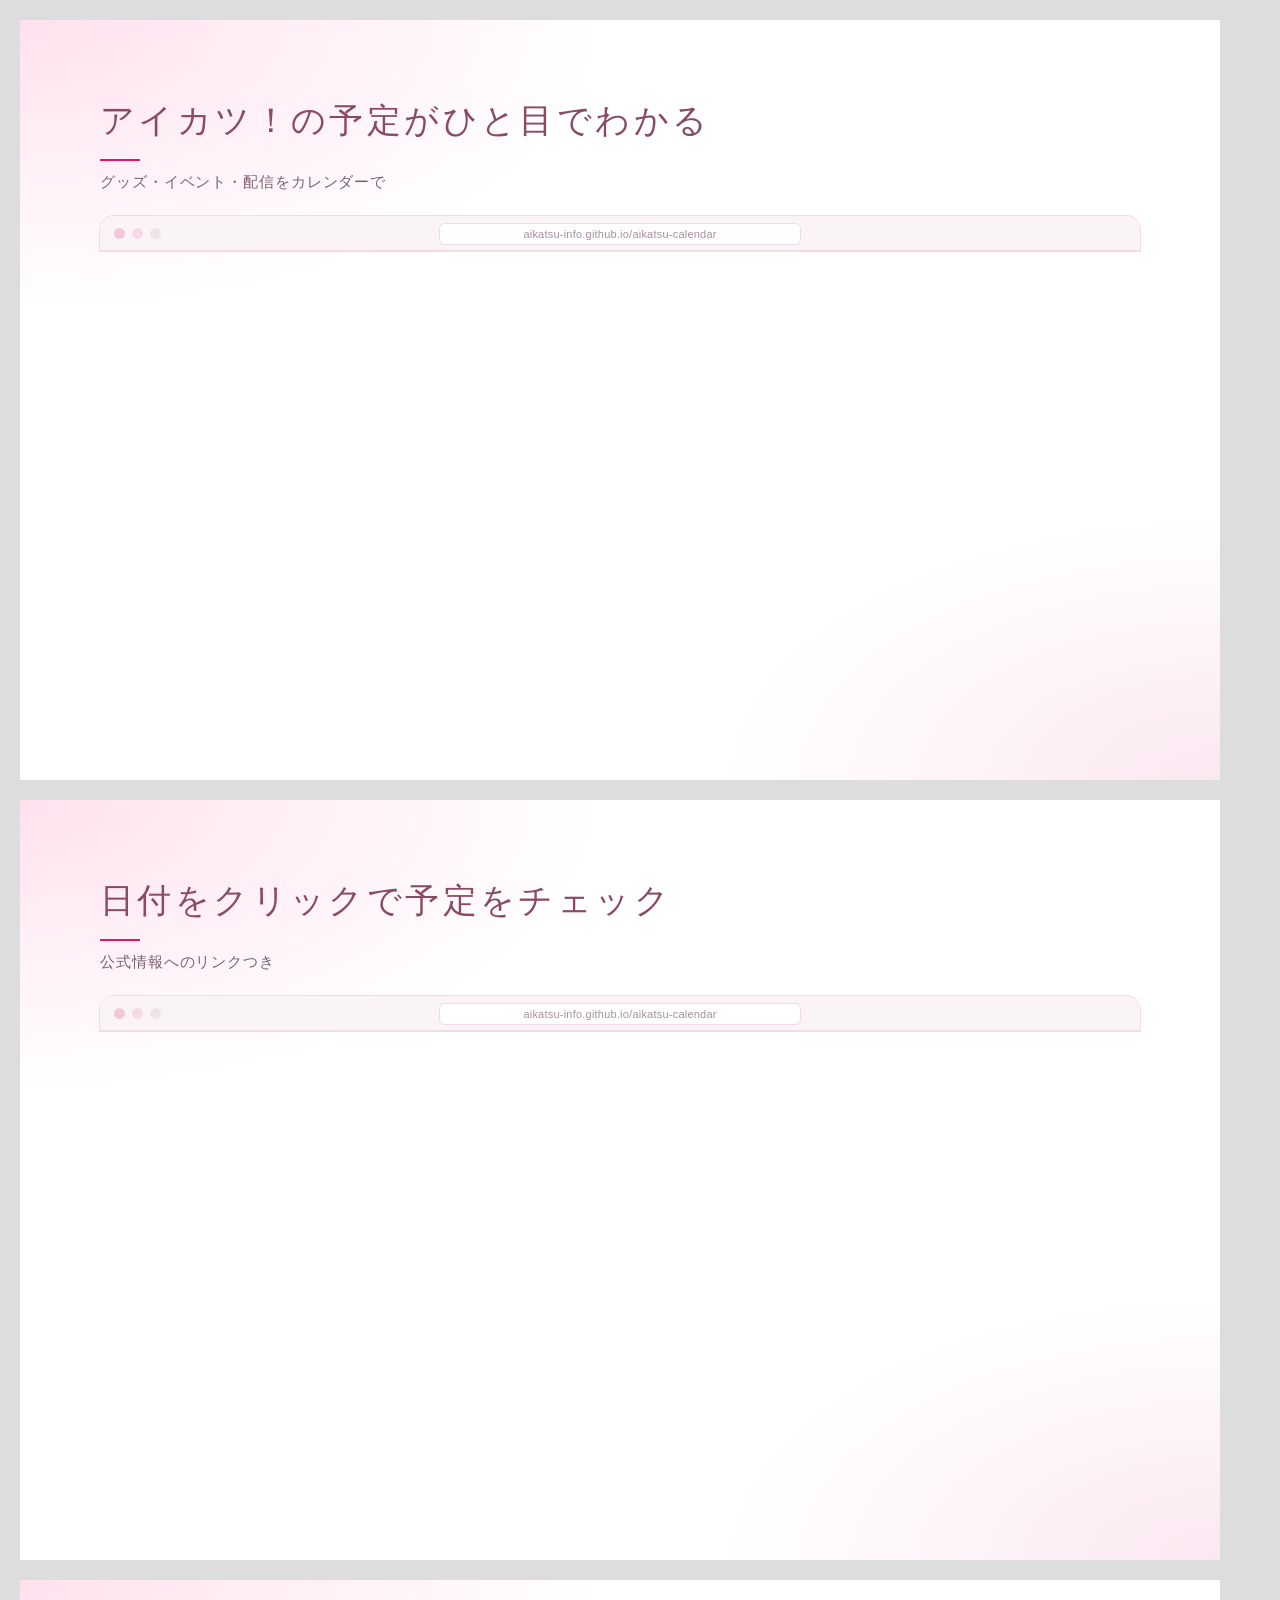
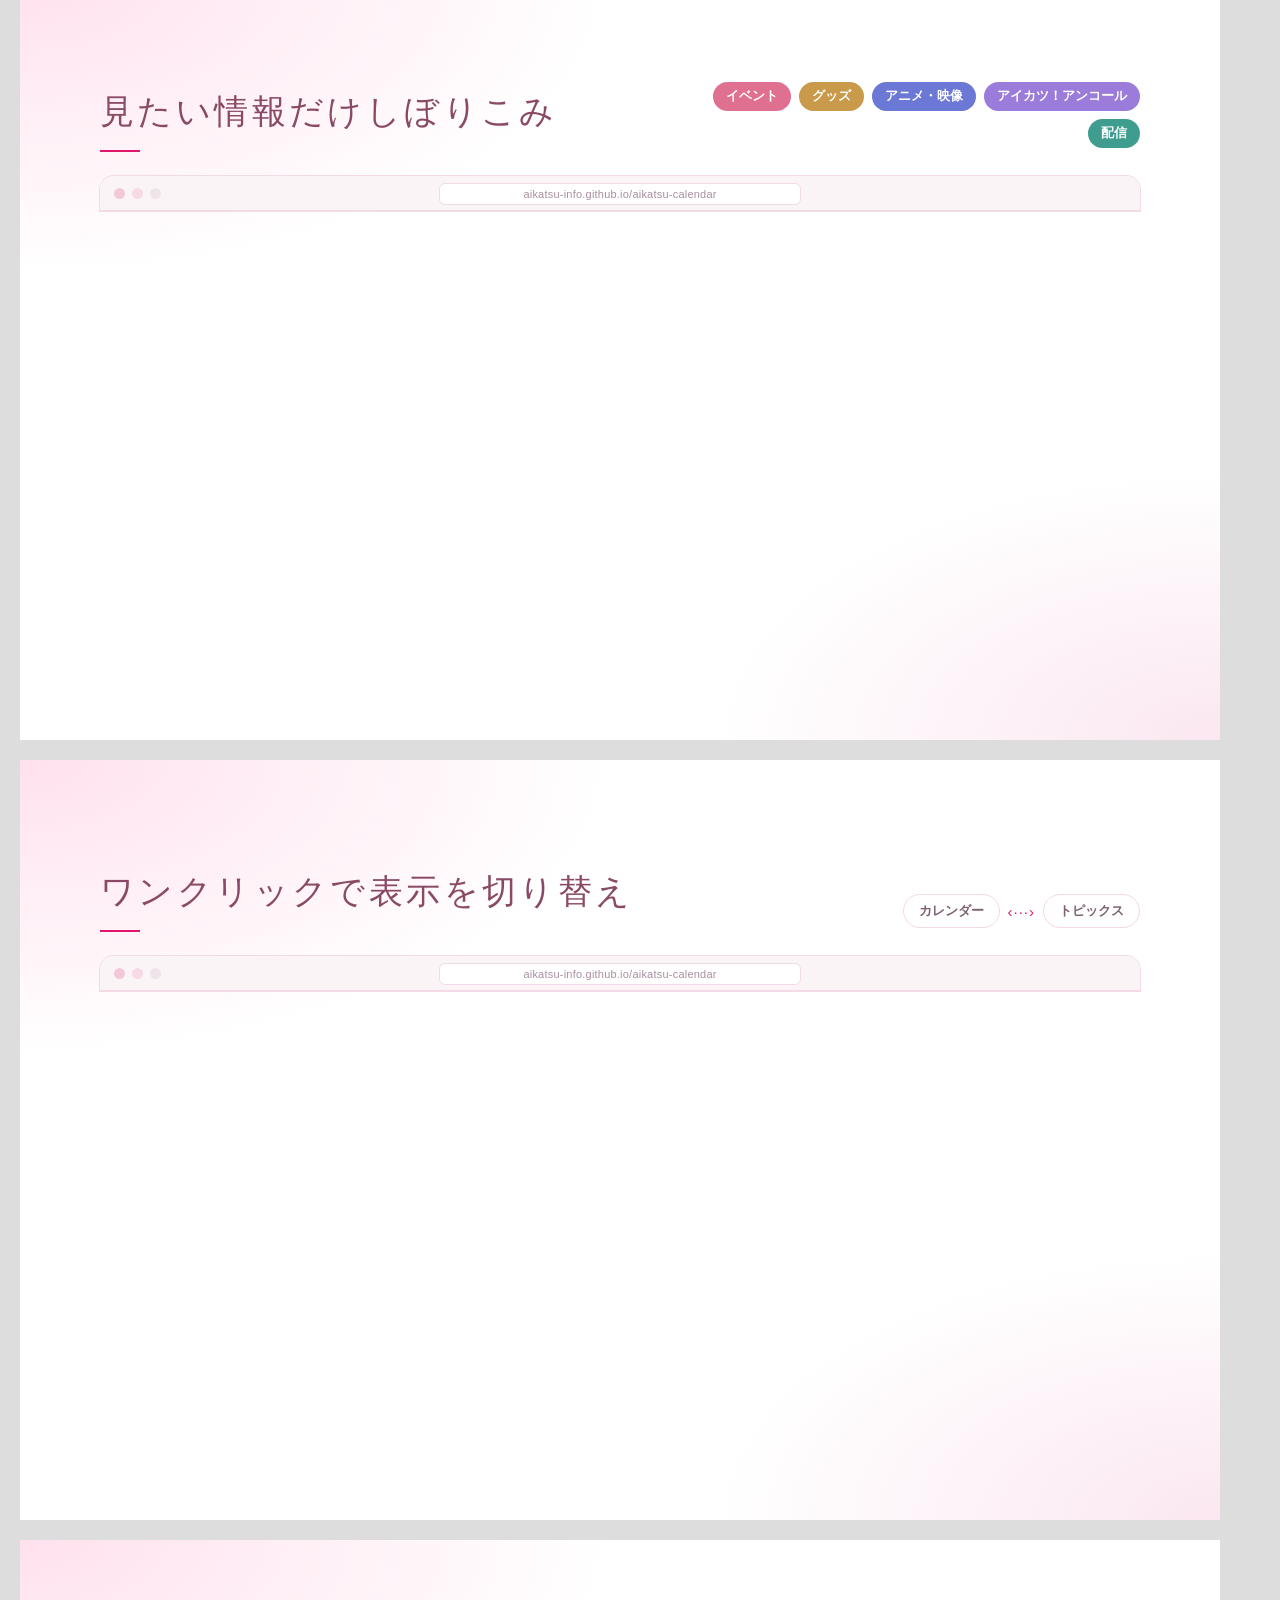
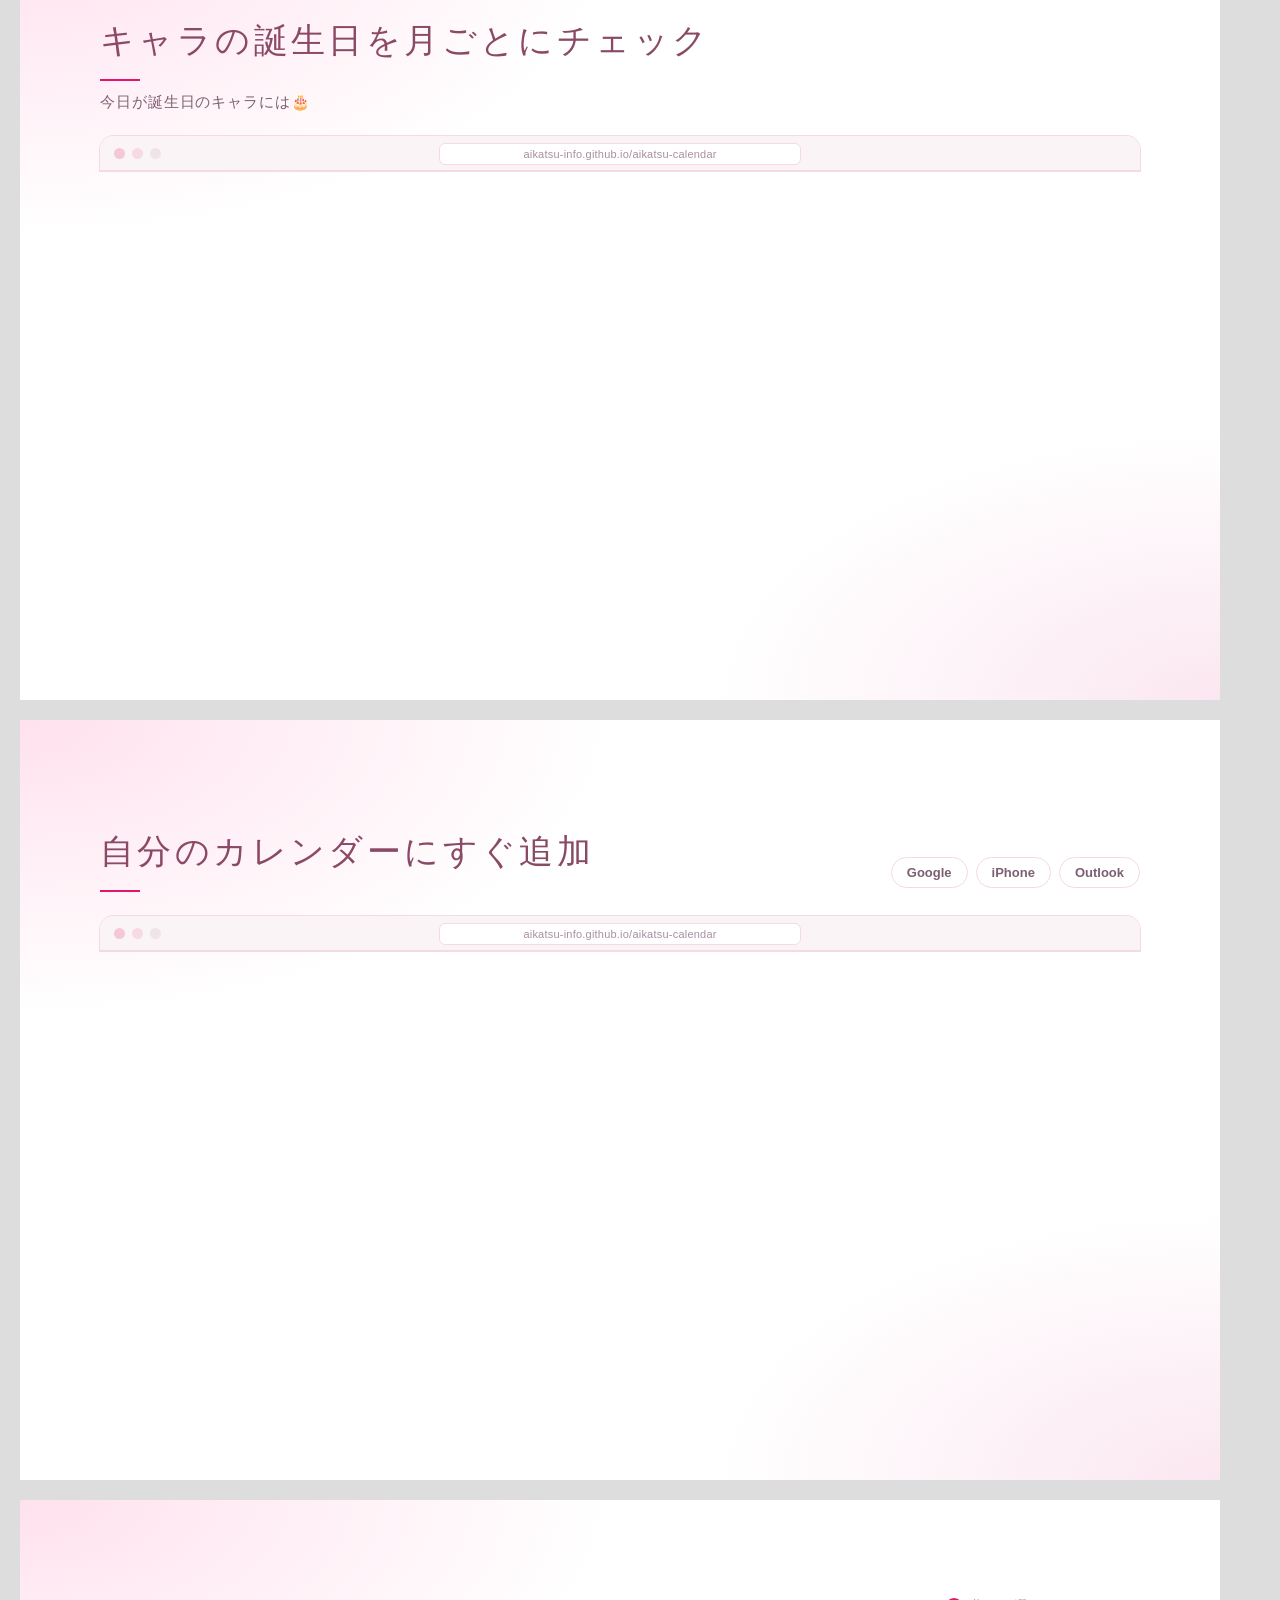
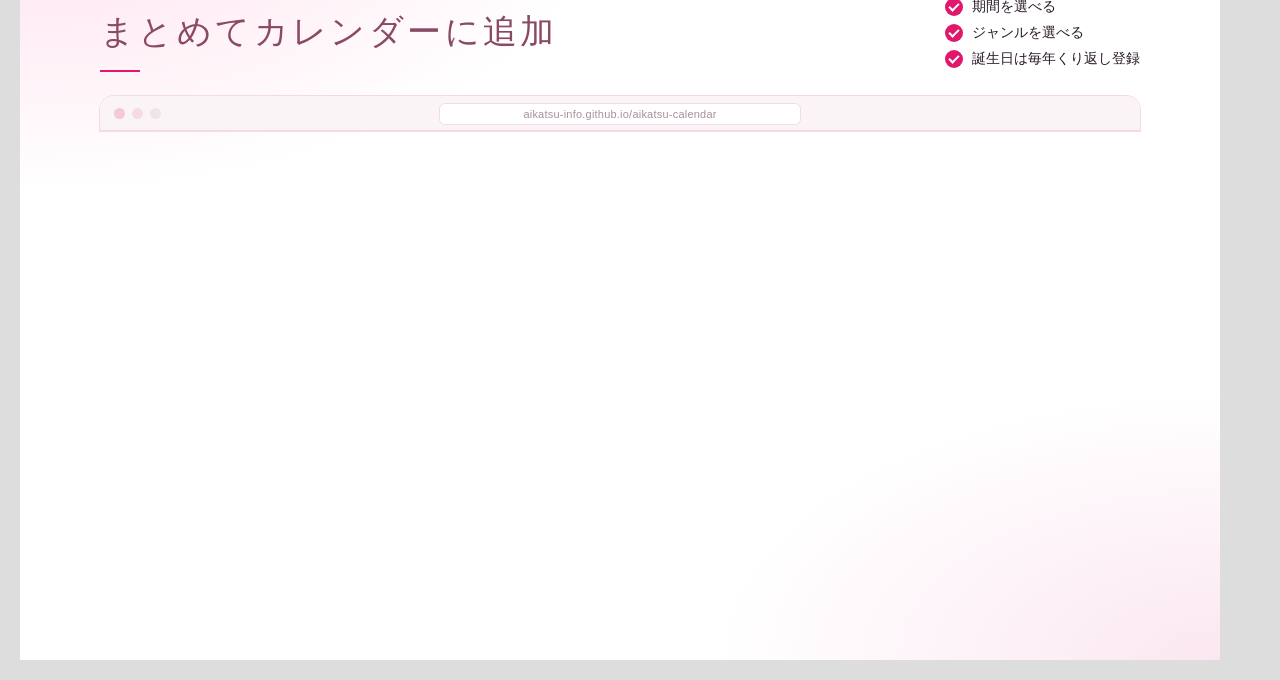
<file: tools/usage-capture/cards-pc.html>
<!DOCTYPE html>
<html lang="ja">
<head>
<meta charset="utf-8">
<!-- 使い方ページの「PC用」カードのテンプレート（スマホ用は cards.html）。
     CARD_SET=pc で cap-cards.js / cap-cards-anim.js がこのファイルを使う。
     ブラウザの窓の中の画面（img[data-screen]）は CARD_SET=pc の cap-screens.js で撮ったもの。
     data-anim の付いた画面は、cap-cards-anim.js で操作動画に差し替えた動画版も作る。
     見た目はカレンダー本体に合わせる：見出しは明朝・ローズ色、説明はゴシック、ピンクは差し色だけ。 -->
<style>
  :root{
    --surface:#ffffff; --bg:#fff6f9; --ink:#2a1b28; --ink-soft:#7c6072; --ink-faint:#a98fa0; --line:#f4d9e6;
    --accent:#e0176c; --accent-soft:#ffe1ee; --rose:#8a4a66;
    --font-mincho:"NSJ","Hiragino Mincho ProN",serif;
    --font-gothic:"NSANS","Hiragino Sans",sans-serif;
  }
  body{ margin:0; padding:20px; background:#ddd; display:flex; flex-direction:column; gap:20px; font-family:var(--font-gothic); }
  .card{
    position:relative; width:1200px; height:760px; overflow:hidden; border-radius:0; box-sizing:border-box;
    background:radial-gradient(70% 55% at 0% 0%, var(--accent-soft), transparent 70%),
               radial-gradient(60% 50% at 100% 100%, #fbe7f1, transparent 70%), var(--surface);
  }
  /* 上の帯：左に見出しと説明、右にピル・チェック項目 */
  .head{ position:absolute; left:80px; right:80px; top:52px; height:120px; display:flex; align-items:flex-end; justify-content:space-between; gap:32px; }
  .h{
    margin:0; font-family:var(--font-mincho); font-weight:500; font-size:34px; line-height:1.4; letter-spacing:.1em; color:var(--rose);
    white-space:nowrap;
  }
  .h::after{ content:""; display:block; width:40px; height:2px; margin:14px 0 0; background:var(--accent); }
  .sub{ margin:12px 0 0; font-size:15px; letter-spacing:.06em; color:var(--ink-soft); white-space:nowrap; }
  .side{ display:flex; flex-wrap:wrap; justify-content:flex-end; align-items:center; gap:8px; max-width:470px; padding-bottom:4px; }
  .pill{
    font-weight:700; font-size:13px; color:var(--ink-soft); background:var(--surface); border:1px solid var(--line);
    border-radius:999px; padding:7px 15px; white-space:nowrap;
  }
  .pill.c{ color:#fff; border:none; font-size:12.5px; padding:6px 13px; }
  .dots{ color:var(--accent); letter-spacing:1px; font-size:15px; }
  .checks{ display:flex; flex-direction:column; gap:8px; }
  .checks span{ display:flex; align-items:center; gap:9px; font-size:14px; color:var(--ink); white-space:nowrap; }
  .check{ flex:none; width:18px; height:18px; border-radius:50%; background:var(--accent); position:relative; }
  .check::after{ content:""; position:absolute; left:6px; top:3px; width:4px; height:8px; border:solid #fff; border-width:0 2px 2px 0; transform:rotate(45deg); }
  /* ブラウザの窓（下は切り落とす） */
  .win{
    position:absolute; left:80px; top:196px; width:1040px; border-radius:14px 14px 0 0; overflow:hidden; background:#fff;
    box-shadow:0 0 0 1px var(--line), 0 30px 60px -28px rgba(138,74,102,.45);
  }
  .bar{ height:34px; display:flex; align-items:center; gap:7px; padding:0 14px; background:#fbf4f7; border-bottom:1px solid var(--line); position:relative; }
  .bar i{ width:11px; height:11px; border-radius:50%; background:#f3c9d9; }
  .bar i:nth-child(2){ background:#f6dbe6; } .bar i:nth-child(3){ background:#efe4ea; }
  .url{
    position:absolute; left:50%; top:7px; transform:translateX(-50%); height:20px; width:360px; border-radius:6px; background:#fff;
    border:1px solid var(--line); font-size:11px; line-height:20px; text-align:center; color:var(--ink-faint); letter-spacing:.02em;
  }
  .screen img{ display:block; width:1040px; }
</style>
</head>
<body>

<!-- 1. カレンダー全体 -->
<section class="card" id="card-pc-1">
  <div class="head"><div><h2 class="h">アイカツ！の予定がひと目でわかる</h2><p class="sub">グッズ・イベント・配信をカレンダーで</p></div></div>
  <div class="win"><div class="bar"><i></i><i></i><i></i><span class="url">aikatsu-info.github.io/aikatsu-calendar</span></div><div class="screen"><img data-screen="s-calendar"></div></div>
</section>

<!-- 2. 日付をクリック -->
<section class="card" id="card-pc-2">
  <div class="head"><div><h2 class="h">日付をクリックで予定をチェック</h2><p class="sub">公式情報へのリンクつき</p></div></div>
  <div class="win"><div class="bar"><i></i><i></i><i></i><span class="url">aikatsu-info.github.io/aikatsu-calendar</span></div><div class="screen"><img data-screen="s-calendar" data-anim="day"></div></div>
</section>

<!-- 3. カテゴリで絞り込み -->
<section class="card" id="card-pc-3">
  <div class="head"><div><h2 class="h">見たい情報だけしぼりこみ</h2></div>
    <div class="side">
      <span class="pill c" style="background:#e0708f">イベント</span>
      <span class="pill c" style="background:#c99a4a">グッズ</span>
      <span class="pill c" style="background:#6b78d6">アニメ・映像</span>
      <span class="pill c" style="background:#9b7cdb">アイカツ！アンコール</span>
      <span class="pill c" style="background:#3f9d8f">配信</span>
    </div></div>
  <div class="win"><div class="bar"><i></i><i></i><i></i><span class="url">aikatsu-info.github.io/aikatsu-calendar</span></div><div class="screen"><img data-screen="s-calendar" data-anim="filter"></div></div>
</section>

<!-- 4. カレンダー⇄トピックス -->
<section class="card" id="card-pc-4">
  <div class="head"><div><h2 class="h">ワンクリックで表示を切り替え</h2></div>
    <div class="side"><span class="pill">カレンダー</span><span class="dots">‹···›</span><span class="pill">トピックス</span></div></div>
  <div class="win"><div class="bar"><i></i><i></i><i></i><span class="url">aikatsu-info.github.io/aikatsu-calendar</span></div><div class="screen"><img data-screen="s-calendar" data-anim="switch"></div></div>
</section>

<!-- 5. 誕生日 -->
<section class="card" id="card-pc-5">
  <div class="head"><div><h2 class="h">キャラの誕生日を月ごとにチェック</h2><p class="sub">今日が誕生日のキャラには🎂</p></div></div>
  <div class="win"><div class="bar"><i></i><i></i><i></i><span class="url">aikatsu-info.github.io/aikatsu-calendar</span></div><div class="screen"><img data-screen="s-calendar" data-anim="birthday"></div></div>
</section>

<!-- 6. 1件ずつ追加 -->
<section class="card" id="card-pc-6">
  <div class="head"><div><h2 class="h">自分のカレンダーにすぐ追加</h2></div>
    <div class="side"><span class="pill">Google</span><span class="pill">iPhone</span><span class="pill">Outlook</span></div></div>
  <div class="win"><div class="bar"><i></i><i></i><i></i><span class="url">aikatsu-info.github.io/aikatsu-calendar</span></div><div class="screen"><img data-screen="s-calendar" data-anim="addcal"></div></div>
</section>

<!-- 7. まとめて追加 -->
<section class="card" id="card-pc-7">
  <div class="head"><div><h2 class="h">まとめてカレンダーに追加</h2></div>
    <div class="side"><div class="checks">
      <span><span class="check"></span>期間を選べる</span>
      <span><span class="check"></span>ジャンルを選べる</span>
      <span><span class="check"></span>誕生日は毎年くり返し登録</span>
    </div></div></div>
  <div class="win"><div class="bar"><i></i><i></i><i></i><span class="url">aikatsu-info.github.io/aikatsu-calendar</span></div><div class="screen"><img data-screen="s-calendar" data-anim="export"></div></div>
</section>

</body>
</html>
</file>
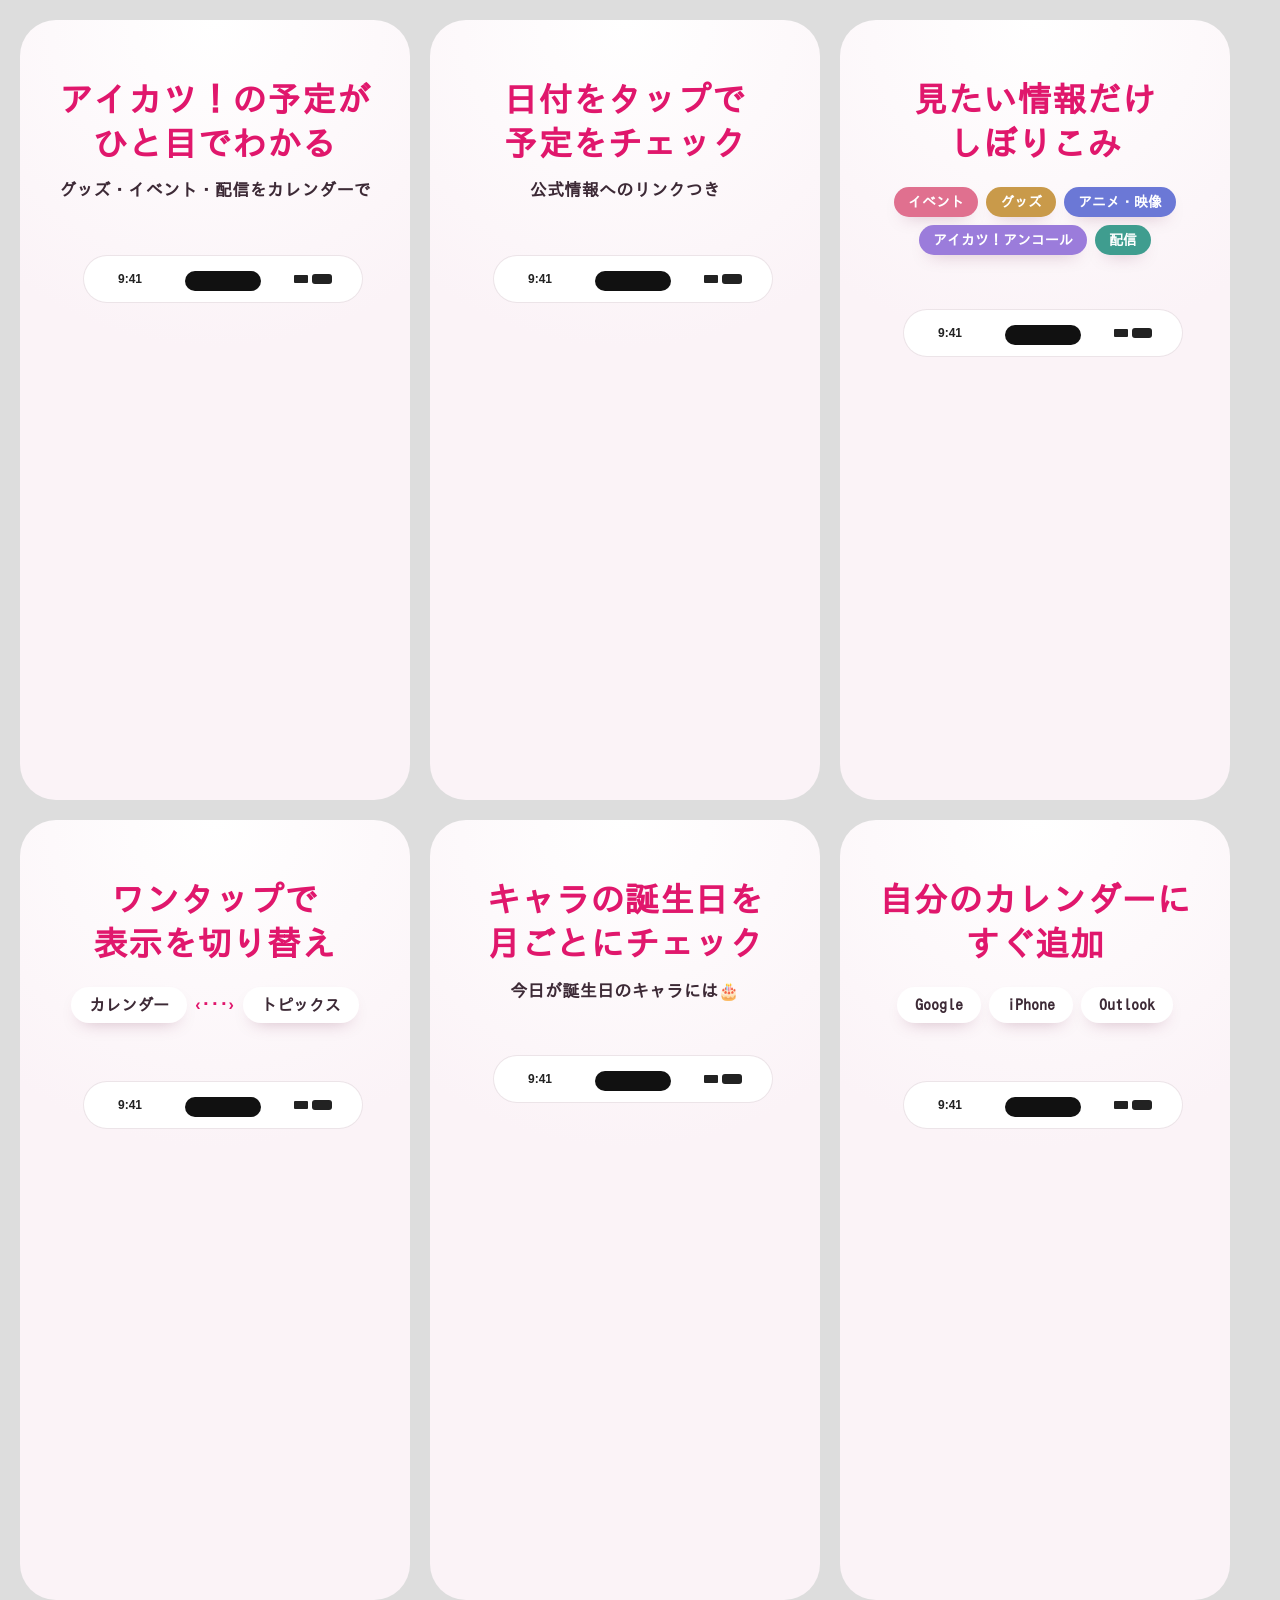
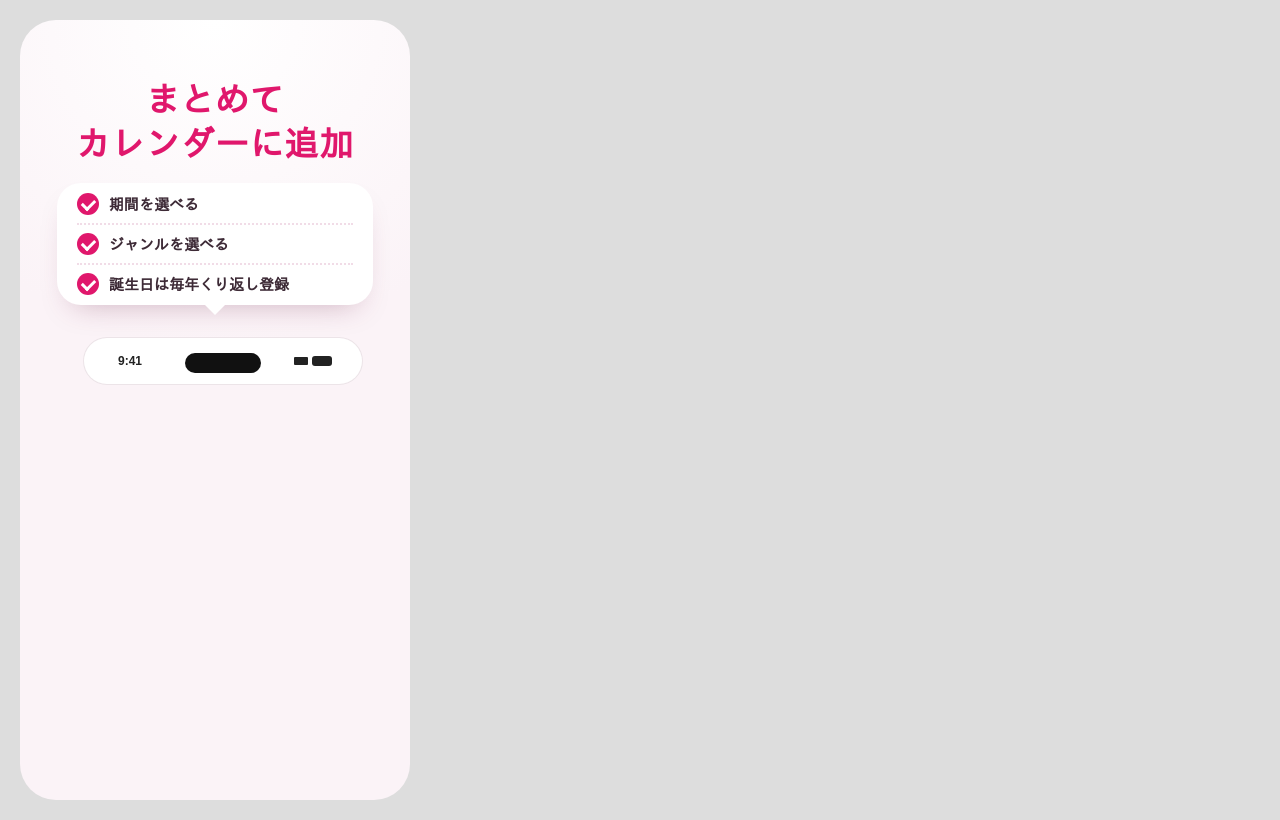
<file: tools/usage-capture/cards.html>
<!DOCTYPE html>
<html lang="ja">
<head>
<meta charset="utf-8">
<!-- 使い方ページ（カード型デザイン）用の画像の元になるテンプレート。cap-cards.js が1枚ずつ画像にする。
     スマホ枠の中の画面（img[data-screen]）とフォントは cap-cards.js が差し込む。
     data-anim の付いた画面は、cap-cards-anim.js で操作動画に差し替えた動画版も作る。 -->
<style>
  :root{ --accent:#e0176c; --ink:#3d2a36; --bg:#fbf3f7; --line:#f1dce7; }
  body{ margin:0; padding:20px; background:#ddd; display:flex; flex-wrap:wrap; gap:20px; font-family:"MPR","IPAGothic",sans-serif; }
  .card{
    position:relative; width:390px; height:780px; overflow:hidden; border-radius:36px;
    background:radial-gradient(120% 60% at 50% 0%, #fff 0%, var(--bg) 70%); box-sizing:border-box;
  }
  .h{ margin:58px 0 0; text-align:center; color:var(--accent); font-weight:800; font-size:34px; line-height:1.28; letter-spacing:.02em; }
  .sub{ margin:16px 0 0; text-align:center; color:var(--ink); font-weight:800; font-size:17px; letter-spacing:.02em; }
  /* スマホ枠 */
  .phone{
    position:absolute; left:50%; width:262px; margin-left:-131px; padding:8px; border-radius:46px; background:#fff;
    box-shadow:0 0 0 1px #ece4e8, 0 34px 60px -24px rgba(110,30,70,.45);
  }
  .screen{ position:relative; border-radius:38px; overflow:hidden; background:#fff; }
  .status{ height:30px; display:flex; align-items:center; justify-content:space-between; padding:0 22px 0 26px; font:700 12px/1 -apple-system,"Helvetica Neue",Arial,sans-serif; color:#222; background:#fff; }
  .island{ position:absolute; top:7px; left:50%; width:76px; height:20px; margin-left:-38px; border-radius:12px; background:#111; }
  .icons{ display:flex; gap:4px; align-items:center; }
  .icons i{ display:block; background:#222; border-radius:1px; }
  .screen img{ display:block; width:100%; }
  /* 横長のピル */
  .pills{ display:flex; justify-content:center; align-items:center; gap:8px; margin:22px auto 0; flex-wrap:wrap; max-width:350px; }
  .pill{ background:#fff; border-radius:999px; padding:10px 18px; font-weight:800; font-size:16px; color:var(--ink); box-shadow:0 8px 18px -10px rgba(110,30,70,.35); }
  .pill.c{ color:#fff; font-size:14px; padding:8px 14px; }
  .dots{ color:var(--accent); font-weight:800; font-size:16px; letter-spacing:1px; }
  /* チェックリストの吹き出し */
  .bubble{
    position:relative; width:316px; margin:22px auto 0; background:#fff; border-radius:24px; padding:6px 20px;
    box-shadow:0 14px 30px -16px rgba(110,30,70,.35); box-sizing:border-box;
  }
  .bubble::after{ content:""; position:absolute; left:50%; bottom:-12px; margin-left:-12px; border:12px solid transparent; border-bottom:0; border-top-color:#fff; }
  .bubble li{ list-style:none; display:flex; align-items:center; gap:10px; padding:12px 0; font-weight:800; font-size:16px; color:var(--ink); border-bottom:2px dotted var(--line); }
  .bubble li:last-child{ border-bottom:none; }
  .bubble ul{ margin:0; padding:0; }
  .check{ flex:none; width:22px; height:22px; border-radius:50%; background:var(--accent); position:relative; }
  .check::after{ content:""; position:absolute; left:7px; top:4px; width:6px; height:10px; border:solid #fff; border-width:0 3px 3px 0; transform:rotate(45deg); }
  .bubble.compact{ margin-top:18px; padding:2px 20px; }
  .bubble.compact li{ padding:8px 0; font-size:15px; }
  .bubble.compact::after{ bottom:-10px; border-width:10px; border-bottom:0; margin-left:-10px; }
  /* 1行のチェック項目 */
  .checks{ display:flex; justify-content:center; gap:14px; margin:16px 0 0; font-weight:800; font-size:16px; color:var(--ink); }
  .checks > span{ display:inline-flex; align-items:center; gap:5px; }
  .checks .check{ width:20px; height:20px; }
  .checks .check::after{ left:6px; top:3px; }
</style>
</head>
<body>

<!-- 1. カレンダー全体 -->
<section class="card" id="card-1">
  <h2 class="h">アイカツ！の予定が<br>ひと目でわかる</h2>
  <p class="sub">グッズ・イベント・配信をカレンダーで</p>
  <div class="phone" style="top:236px"><div class="screen"><div class="status">9:41<span class="island"></span><span class="icons"><i style="width:14px;height:8px"></i><i style="width:20px;height:10px;border-radius:3px"></i></span></div><img data-screen="s-calendar"></div></div>
</section>

<!-- 2. 日付をタップ -->
<section class="card" id="card-2">
  <h2 class="h">日付をタップで<br>予定をチェック</h2>
  <p class="sub">公式情報へのリンクつき</p>
  <div class="phone" style="top:236px"><div class="screen"><div class="status">9:41<span class="island"></span><span class="icons"><i style="width:14px;height:8px"></i><i style="width:20px;height:10px;border-radius:3px"></i></span></div><img data-screen="s-day" data-anim="day"></div></div>
</section>

<!-- 3. カテゴリで絞り込み -->
<section class="card" id="card-3">
  <h2 class="h">見たい情報だけ<br>しぼりこみ</h2>
  <div class="pills">
    <span class="pill c" style="background:#e0708f">イベント</span>
    <span class="pill c" style="background:#c99a4a">グッズ</span>
    <span class="pill c" style="background:#6b78d6">アニメ・映像</span>
    <span class="pill c" style="background:#9b7cdb">アイカツ！アンコール</span>
    <span class="pill c" style="background:#3f9d8f">配信</span>
  </div>
  <div class="phone" style="top:290px"><div class="screen"><div class="status">9:41<span class="island"></span><span class="icons"><i style="width:14px;height:8px"></i><i style="width:20px;height:10px;border-radius:3px"></i></span></div><img data-screen="s-filter" data-anim="filter"></div></div>
</section>

<!-- 4. カレンダー⇄トピックス -->
<section class="card" id="card-4">
  <h2 class="h">ワンタップで<br>表示を切り替え</h2>
  <div class="pills"><span class="pill">カレンダー</span><span class="dots">‹···›</span><span class="pill">トピックス</span></div>
  <div class="phone" style="top:262px"><div class="screen"><div class="status">9:41<span class="island"></span><span class="icons"><i style="width:14px;height:8px"></i><i style="width:20px;height:10px;border-radius:3px"></i></span></div><img data-screen="s-calendar" data-anim="switch"></div></div>
</section>

<!-- 5. 誕生日 -->
<section class="card" id="card-5">
  <h2 class="h">キャラの誕生日を<br>月ごとにチェック</h2>
  <p class="sub">今日が誕生日のキャラには🎂</p>
  <div class="phone" style="top:236px"><div class="screen"><div class="status">9:41<span class="island"></span><span class="icons"><i style="width:14px;height:8px"></i><i style="width:20px;height:10px;border-radius:3px"></i></span></div><img data-screen="s-birthday" data-anim="birthday"></div></div>
</section>

<!-- 6. 1件ずつ追加 -->
<section class="card" id="card-6">
  <h2 class="h">自分のカレンダーに<br>すぐ追加</h2>
  <div class="pills"><span class="pill">Google</span><span class="pill">iPhone</span><span class="pill">Outlook</span></div>
  <div class="phone" style="top:262px"><div class="screen"><div class="status">9:41<span class="island"></span><span class="icons"><i style="width:14px;height:8px"></i><i style="width:20px;height:10px;border-radius:3px"></i></span></div><img data-screen="s-addcal" data-anim="addcal"></div></div>
</section>

<!-- 7. まとめて追加（チェックリストは行間を詰め、スマホの中は画面を少し下から写して（data-anim-offset）ダイアログ全体が見えるようにしている） -->
<section class="card" id="card-7">
  <h2 class="h">まとめて<br>カレンダーに追加</h2>
  <div class="bubble compact"><ul>
    <li><span class="check"></span>期間を選べる</li>
    <li><span class="check"></span>ジャンルを選べる</li>
    <li><span class="check"></span>誕生日は毎年くり返し登録</li>
  </ul></div>
  <div class="phone" style="top:318px"><div class="screen"><div class="status">9:41<span class="island"></span><span class="icons"><i style="width:14px;height:8px"></i><i style="width:20px;height:10px;border-radius:3px"></i></span></div><img data-screen="s-export" data-anim="export" data-anim-offset="88"></div></div>
</section>

</body>
</html>
</file>
